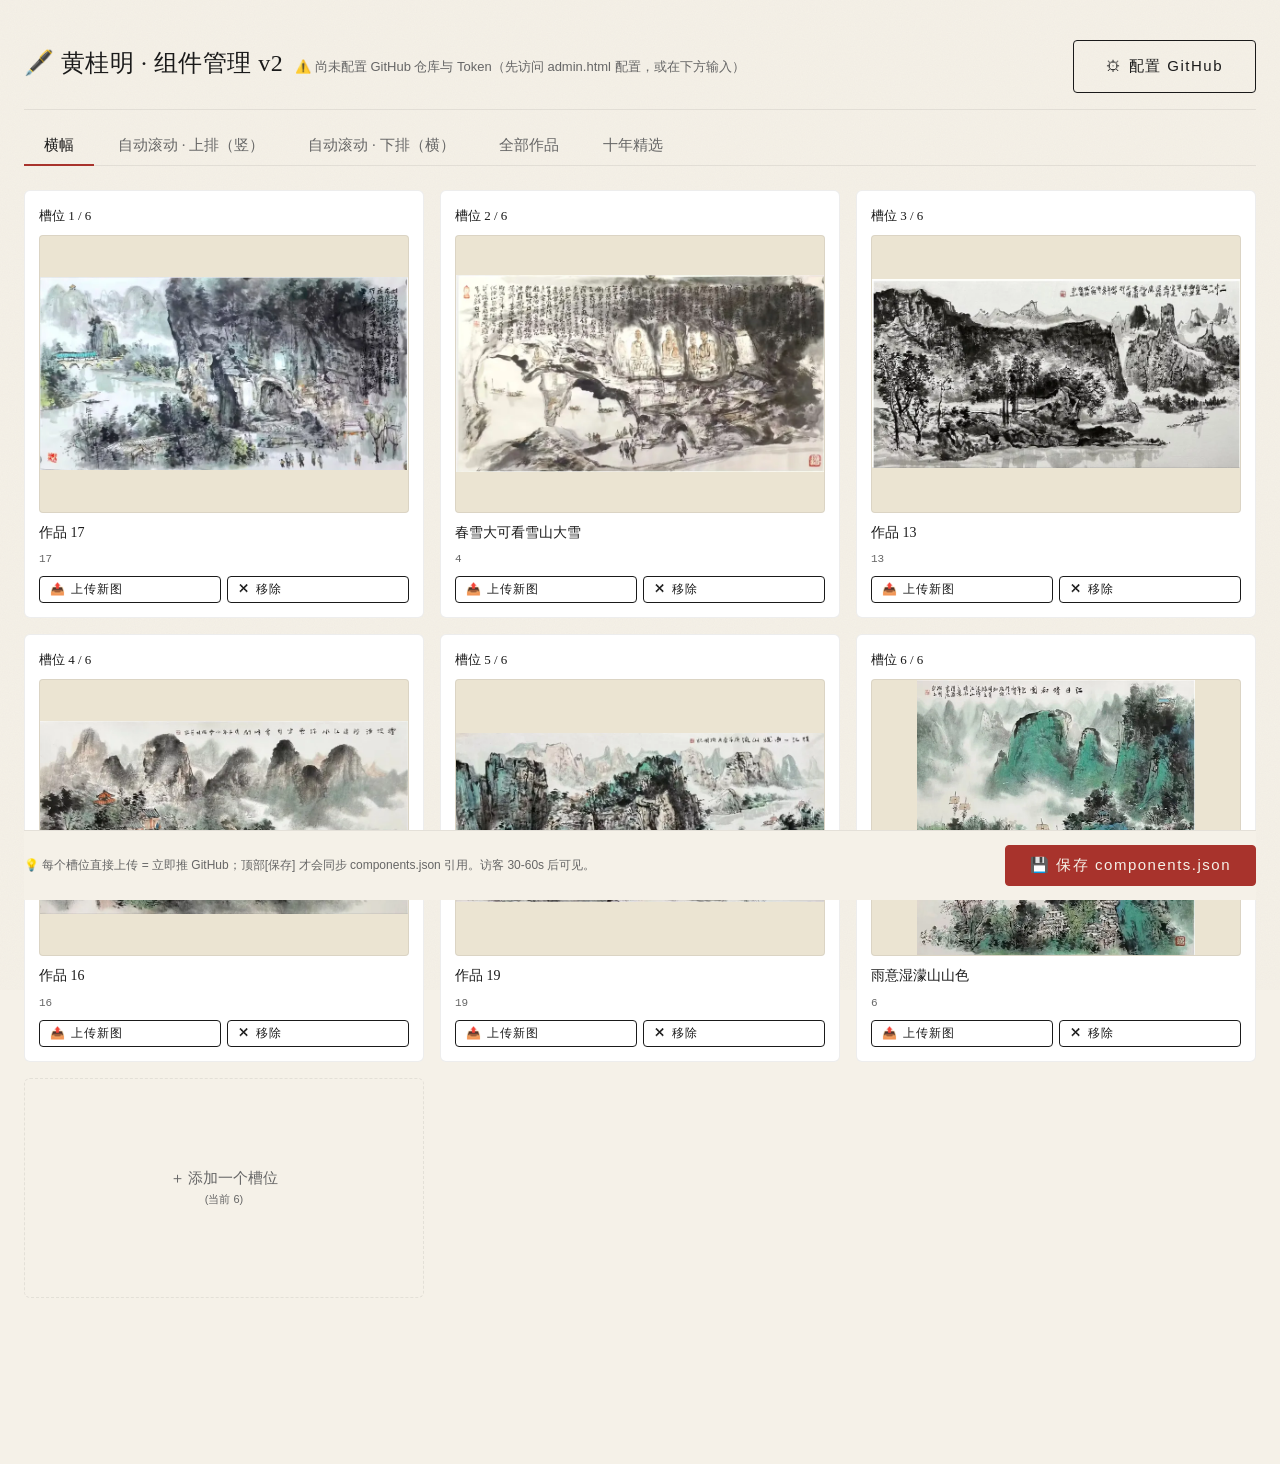
<file: admin-v2.html>
<!DOCTYPE html>
<html lang="zh-CN">
<head>
  <meta charset="UTF-8">
  <meta name="viewport" content="width=device-width, initial-scale=1.0">
  <title>黄桂明 · 组件管理 v2</title>
  <link rel="stylesheet" href="styles.css?v=20260814a">
  <style>
    body { background: var(--color-paper, #F5F1E8); margin: 0; }

    .admin-v2__shell {
      max-width: 1280px;
      margin: 0 auto;
      padding: 24px 24px 64px;
    }

    .admin-v2__header {
      display: flex;
      align-items: baseline;
      justify-content: space-between;
      padding: 16px 0;
      border-bottom: 1px solid var(--color-divider, #E5E0D5);
      margin-bottom: 16px;
      flex-wrap: wrap;
      gap: 12px;
    }
    .admin-v2__header h1 {
      font-family: var(--font-serif);
      font-size: 1.5rem;
      margin: 0;
      color: var(--color-ink, #1A1A1A);
    }
    .admin-v2__header__hint {
      font-size: 0.8125rem;
      color: var(--color-ink-mute, #666);
      flex: 1;
    }

    .admin-v2__tabs {
      display: flex;
      gap: 4px;
      border-bottom: 1px solid var(--color-divider, #E5E0D5);
      margin-bottom: 24px;
      flex-wrap: wrap;
    }
    .admin-v2__tab {
      border: none; background: transparent;
      padding: 10px 20px;
      font-family: var(--font-serif);
      font-size: 0.9375rem;
      color: var(--color-ink-mute, #666);
      cursor: pointer;
      position: relative;
    }
    .admin-v2__tab:hover { color: var(--color-ink, #1A1A1A); }
    .admin-v2__tab.is-active { color: var(--color-ink, #1A1A1A); font-weight: 500; }
    .admin-v2__tab.is-active::after {
      content: ''; position: absolute;
      bottom: -1px; left: 0; right: 0;
      height: 2px; background: var(--color-seal, #A8332C);
    }

    .admin-v2__slot-grid { display: grid; gap: 16px; }
    .admin-v2__slot-grid--3 { grid-template-columns: repeat(3, 1fr); }
    @media (max-width: 900px){ .admin-v2__slot-grid--3 { grid-template-columns: repeat(2, 1fr); } }
    @media (max-width: 560px){ .admin-v2__slot-grid--3 { grid-template-columns: 1fr; } }

    .admin-v2__slot {
      background: white;
      border: 1px solid var(--color-divider, #E5E0D5);
      border-radius: 6px;
      padding: 14px;
      display: flex; flex-direction: column; gap: 8px;
    }
    .admin-v2__slot--add {
      border-style: dashed;
      background: transparent;
      align-items: center; justify-content: center;
      min-height: 220px;
      padding: 0;
    }
    .admin-v2__add-slot {
      width: 100%; height: 100%;
      background: transparent;
      border: none;
      color: var(--color-ink-mute, #666);
      font-family: var(--font-serif);
      font-size: 0.9375rem;
      cursor: pointer;
      padding: 16px;
    }
    .admin-v2__add-slot:hover { color: var(--color-seal, #A8332C); background: rgba(168,51,44,0.04); }
    .admin-v2__add-slot small {
      display: block;
      font-family: var(--font-sans);
      font-size: 0.6875rem;
      margin-top: 4px;
      color: var(--color-ink-mute, #666);
    }
    .admin-v2__slot__label {
      font-family: var(--font-serif);
      font-size: 0.8125rem;
      color: var(--color-ink, #1A1A1A);
      font-weight: 500;
    }
    .admin-v2__slot__thumb {
      width: 100%;
      aspect-ratio: 4 / 3;
      background: var(--color-paper-warm, #EBE4D2);
      border: 1px solid var(--color-divider, #E5E0D5);
      border-radius: 4px;
      overflow: hidden;
      display: flex; align-items: center; justify-content: center;
    }
    .admin-v2__slot__thumb img { width: 100%; height: 100%; object-fit: contain; }
    .admin-v2__slot__thumb--empty { color: var(--color-ink-mute, #666); font-size: 0.8125rem; }
    .admin-v2__slot__title {
      font-family: var(--font-serif);
      font-size: 0.875rem;
      color: var(--color-ink, #1A1A1A);
      margin: 0;
    }
    .admin-v2__slot__value {
      font-family: monospace;
      font-size: 0.6875rem;
      color: var(--color-ink-mute, #666);
      word-break: break-all;
      line-height: 1.4;
    }
    .admin-v2__slot__actions {
      display: flex; gap: 6px; flex-wrap: wrap;
    }
    .admin-v2__slot__actions .btn {
      font-size: 0.75rem; padding: 4px 10px;
      flex: 1; min-width: 0; text-align: center;
    }
    .admin-v2__slot__actions .btn[disabled] { opacity: 0.5; cursor: not-allowed; }

    .admin-v2__bottom {
      position: sticky;
      bottom: 0;
      background: var(--color-paper, #F5F1E8);
      border-top: 1px solid var(--color-divider, #E5E0D5);
      padding: 14px 0;
      margin-top: 32px;
      display: flex;
      gap: 12px;
      justify-content: space-between;
      flex-wrap: wrap;
      align-items: center;
    }
    .admin-v2__bottom__note {
      font-size: 0.75rem;
      color: var(--color-ink-mute, #666);
      flex: 1;
      min-width: 200px;
    }
    .admin-v2__save-btn {
      font-size: 0.9375rem;
      padding: 10px 24px !important;
      background: var(--color-seal, #A8332C) !important;
      border-color: var(--color-seal, #A8332C) !important;
    }

    .admin-v2__error {
      padding: 24px;
      background: #FFE5E0;
      border: 1px solid #FFC8B8;
      border-radius: 6px;
      color: #8B0000;
      font-size: 0.875rem;
    }

    /* GitHub 快速配置面板 */
    .admin-v2__gh-config {
      display: none;
      background: white;
      border: 1px solid var(--color-divider, #E5E0D5);
      border-radius: 4px;
      padding: 16px;
      margin-bottom: 16px;
    }
    .admin-v2__gh-config h3 {
      font-family: var(--font-serif);
      margin: 0 0 12px;
      font-size: 1rem;
    }
    .admin-v2__gh-config__row {
      display: grid;
      grid-template-columns: 1fr 1fr;
      gap: 12px;
      margin-bottom: 8px;
    }
    .admin-v2__gh-config__row label {
      font-size: 0.75rem;
      color: var(--color-ink-mute, #666);
      display: flex; flex-direction: column; gap: 4px;
    }
    .admin-v2__gh-config__row input {
      padding: 6px 10px;
      font-size: 0.8125rem;
      border: 1px solid var(--color-divider, #E5E0D5);
      border-radius: 3px;
      font-family: inherit;
    }
    @media (max-width: 600px){ .admin-v2__gh-config__row { grid-template-columns: 1fr; } }
  </style>
</head>
<body>
  <div class="admin-v2__shell">
    <header class="admin-v2__header">
      <h1>🖋️ 黄桂明 · 组件管理 v2</h1>
      <p class="admin-v2__header__hint" id="adminHeaderHint">加载中…</p>
      <button type="button" class="btn btn--ghost-dark btn--small" id="adminSetGithub">⚙ 配置 GitHub</button>
    </header>

    <!-- GitHub 快速配置面板 -->
    <form class="admin-v2__gh-config" id="githubQuickConfig">
      <h3>🔑 GitHub 配置（保存到 localStorage）</h3>
      <div class="admin-v2__gh-config__row">
        <label>仓库（用户名/仓库名）
          <input type="text" name="repo" placeholder="例如：username/huang-guiming-gallery">
        </label>
        <label>分支
          <input type="text" name="branch" placeholder="main" value="main">
        </label>
      </div>
      <div class="admin-v2__gh-config__row">
        <label>Personal Access Token（Contents 写权限）
          <input type="password" name="token" placeholder="已配置则留空（仅首次填）">
        </label>
        <label>CORS 代理 URL（CF Worker，可选）
          <input type="text" name="proxy" placeholder="https://xxx.workers.dev">
        </label>
      </div>
      <div style="display:flex; gap:8px; margin-top:12px;">
        <button type="submit" class="btn btn--primary btn--small">保存配置</button>
        <button type="button" class="btn btn--ghost-dark btn--small" id="githubQuickCancel">取消</button>
      </div>
    </form>

    <nav class="admin-v2__tabs" id="adminTabs" aria-label="组件切换"></nav>
    <main id="adminTabBody">加载中…</main>

    <div class="admin-v2__bottom">
      <span class="admin-v2__bottom__note">
        💡 每个槽位直接上传 = 立即推 GitHub；顶部[保存] 才会同步 components.json 引用。访客 30-60s 后可见。
      </span>
      <button type="button" class="btn btn--primary admin-v2__save-btn" id="adminSaveBtn">💾 保存 components.json</button>
    </div>
  </div>

  <script src="lib/escape-html.js" defer></script>
  <script src="lib/components-loader.js?v=20261009b" defer></script>
  <script src="lib/github-api.js?v=20261009c" defer></script>
  <script src="lib/admin-v2.js?v=20261009c" defer></script>
</body>
</html>
</file>
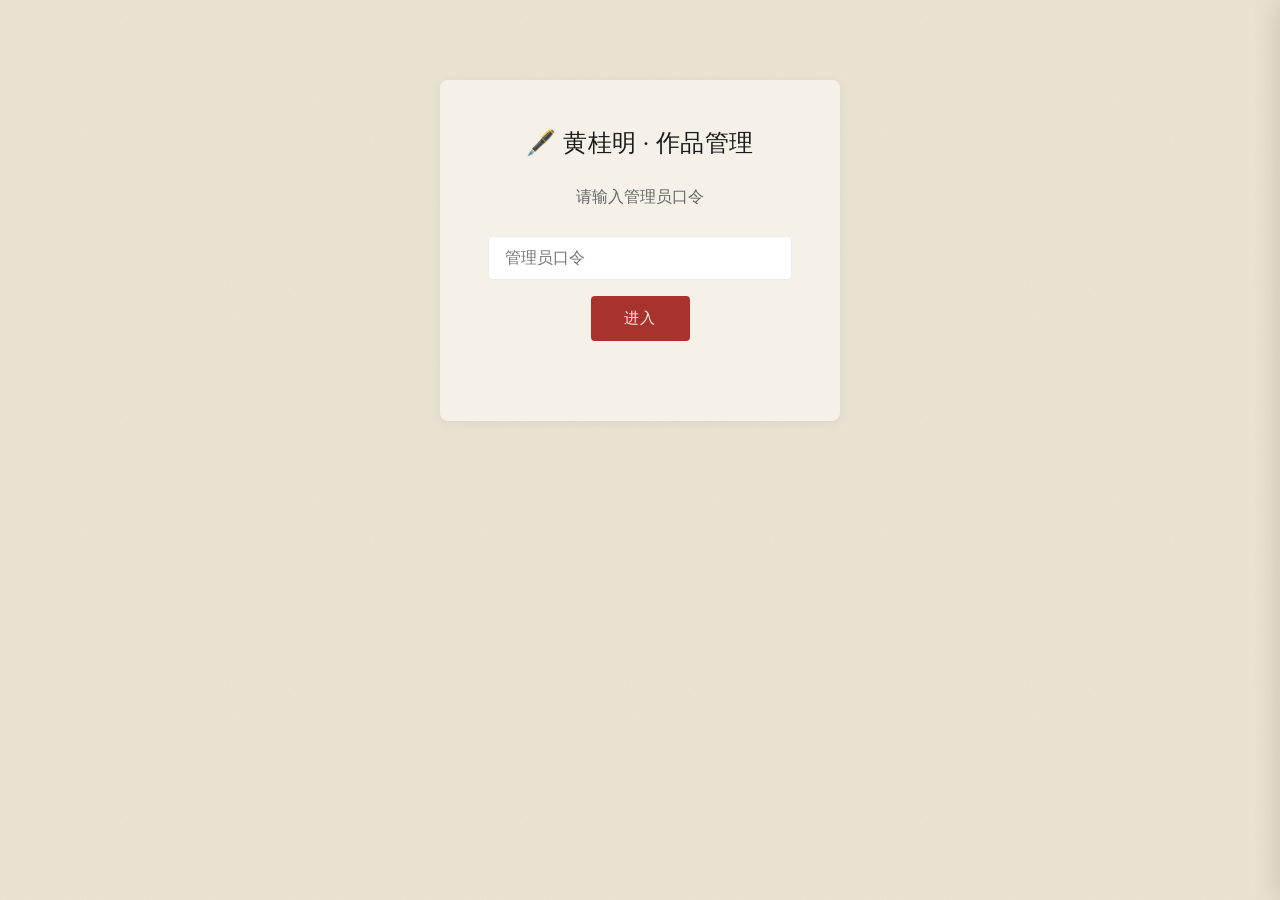
<file: admin.html>
<!DOCTYPE html>
<html lang="zh-CN">
<head>
  <meta charset="UTF-8">
  <meta name="viewport" content="width=device-width, initial-scale=1.0">
  <title>黄桂明 · 作品管理</title>
  <link rel="stylesheet" href="styles.css?v=20260814a">
  <style>
    /* 管理后台专用样式（避免污染主样式） */
    body { background: var(--color-paper-warm, #FAF7EF); }
    .admin-shell { max-width: 1100px; margin: 0 auto; padding: 48px 32px; }

    /* 持久化策略提示 banner */
    .admin-persistence {
      background: #FFFBF0;
      border: 1px solid #E8D9A8;
      border-left: 3px solid #A8332C;
      padding: 16px 20px;
      margin-bottom: 24px;
      font-size: 13px;
      line-height: 1.7;
      color: #1A1A1A;
      border-radius: 4px;
    }
    .admin-persistence__title {
      font-family: var(--font-serif);
      font-weight: 600;
      margin-bottom: 8px;
      font-size: 14px;
    }
    .admin-persistence ol {
      margin: 4px 0 0 20px;
      padding: 0;
    }
    .admin-persistence code {
      background: rgba(168,51,44,0.08);
      padding: 1px 6px;
      border-radius: 3px;
      font-size: 12px;
      font-family: 'SF Mono', 'Consolas', monospace;
    }

    .admin-header { display: flex; align-items: baseline; justify-content: space-between; margin-bottom: 32px; padding-bottom: 24px; border-bottom: 1px solid var(--color-divider, #E5E0D5); }
    .admin-header h1 { font-family: var(--font-serif); font-size: 28px; margin: 0; color: var(--color-ink, #1A1A1A); }
    .admin-header__actions { display: flex; gap: 12px; flex-wrap: wrap; }

    /* v5.20 — GitHub 同步配置面板 */
    .admin-config { background: var(--color-paper-warm, #EBE4D2); border: 1px solid var(--color-divider, #E5E0D5); border-radius: 4px; padding: 24px; margin-bottom: 24px; }
    .admin-config__header { display: flex; align-items: baseline; justify-content: space-between; margin-bottom: 16px; padding-bottom: 12px; border-bottom: 1px solid var(--color-divider, #E5E0D5); }
    .admin-config__header h2 { font-family: var(--font-serif); font-size: 18px; margin: 0; color: var(--color-ink, #1A1A1A); font-weight: 500; }
    .admin-config__status { font-size: 13px; color: var(--color-ink-mute, #666); }
    .admin-config .admin-form__field { margin-bottom: 12px; }
    .admin-config .admin-form__field label { display: block; font-size: 12px; color: var(--color-ink-mute, #666); margin-bottom: 4px; font-weight: 500; }
    .admin-config .admin-form__field input { width: 100%; padding: 8px 12px; font-size: 14px; border: 1px solid var(--color-divider, #E5E0D5); border-radius: 3px; background: white; font-family: inherit; box-sizing: border-box; }
    .admin-config .admin-form__row { display: grid; grid-template-columns: 1fr 1fr; gap: 16px; margin-bottom: 12px; }
    .admin-config .admin-form__row .admin-form__field { margin-bottom: 0; }
    .admin-config .admin-form__hint { font-size: 12px; color: var(--color-ink-mute, #666); line-height: 1.6; padding: 12px; background: #FFFBF0; border-left: 3px solid #E8B84A; border-radius: 3px; margin-bottom: 16px; }
    .admin-config .admin-form__hint code { background: rgba(0,0,0,0.05); padding: 1px 6px; border-radius: 2px; font-family: 'SF Mono', 'Consolas', monospace; font-size: 11px; }
    .admin-config .admin-form__actions { display: flex; gap: 12px; margin-top: 16px; }
    .admin-config .admin-form__error { font-size: 13px; min-height: 1.4em; margin-top: 8px; }
    @media (max-width: 640px) {
      .admin-config .admin-form__row { grid-template-columns: 1fr; }
    }
    .admin-auth { max-width: 400px; margin: 80px auto; background: var(--color-paper, #F5F1E8); padding: 48px; border-radius: 8px; box-shadow: 0 2px 12px rgba(0,0,0,0.06); text-align: center; }
    .admin-auth h1 { font-family: var(--font-serif); font-size: 24px; margin: 0 0 24px; }
    .admin-auth input { width: 100%; padding: 12px 16px; font-size: 16px; border: 1px solid var(--color-divider, #E5E0D5); border-radius: 4px; background: white; }
    .admin-auth button { margin-top: 16px; padding: 12px 32px; }
    .admin-auth__error { color: var(--color-seal, #A8332C); margin-top: 12px; font-size: 14px; min-height: 1.4em; }
    .admin-row { display: grid; grid-template-columns: 80px 1fr auto; gap: 20px; align-items: center; padding: 20px 0; border-bottom: 1px solid var(--color-divider, #E5E0D5); }
    .admin-row__thumb { width: 80px; /* aspect-ratio 由 lib/image-fit.js 按图片原比例动态设置 */ background: var(--color-paper, #F5F1E8); border: 1px solid var(--color-divider, #E5E0D5); overflow: hidden; display: flex; align-items: center; justify-content: center; }
.admin-row__thumb img { width: 100%; height: 100%; object-fit: contain; }
    .admin-row__thumb--placeholder { display: flex; align-items: center; justify-content: center; color: var(--color-ink-mute, #666); font-size: 12px; }
    .admin-row__meta { font-size: 14px; color: var(--color-ink-mute, #666); margin-top: 4px; }
    .admin-row__poem { font-size: 13px; color: var(--color-ink-mute, #666); margin-top: 4px; font-style: italic; }
    .admin-row__actions { display: flex; gap: 8px; }
    .btn--small { padding: 6px 14px; font-size: 14px; }

    /* 编辑抽屉 */
    .admin-drawer { position: fixed; top: 0; right: 0; width: 640px; max-width: 100vw; height: 100vh; background: var(--color-paper, #F5F1E8); box-shadow: -4px 0 24px rgba(0,0,0,0.12); overflow-y: auto; transform: translateX(100%); transition: transform 280ms cubic-bezier(0.16, 1, 0.3, 1); z-index: 100; }
    .admin-drawer.is-open { transform: translateX(0); }
    .admin-drawer__inner { padding: 32px; }
    .admin-drawer__header { display: flex; justify-content: space-between; align-items: center; margin-bottom: 24px; padding-bottom: 16px; border-bottom: 1px solid var(--color-divider, #E5E0D5); }
    .admin-drawer__header h2 { font-family: var(--font-serif); margin: 0; font-size: 22px; }
    .admin-form__field { margin-bottom: 16px; }
    .admin-form__field label { display: block; font-size: 13px; color: var(--color-ink-mute, #666); margin-bottom: 4px; }
    .admin-form__field input, .admin-form__field textarea { width: 100%; padding: 8px 12px; font-size: 14px; border: 1px solid var(--color-divider, #E5E0D5); border-radius: 4px; background: white; font-family: inherit; }
    .admin-form__field textarea { min-height: 60px; resize: vertical; }
    .admin-form__field input[type="checkbox"] { width: auto; margin-right: 6px; }
    .admin-form__row { display: grid; grid-template-columns: 1fr 1fr; gap: 16px; }
    .admin-form__actions { display: flex; gap: 12px; margin-top: 24px; padding-top: 24px; border-top: 1px solid var(--color-divider, #E5E0D5); justify-content: flex-end; }

    /* v5.20 — 极简表单：图片上传区 + 高级字段折叠 */
    .image-upload { display: flex; flex-direction: column; gap: 12px; padding: 12px; border: 1px dashed var(--color-divider, #E5E0D5); border-radius: 4px; background: rgba(255,255,255,0.5); }
    .image-upload__preview { position: relative; min-height: 180px; max-height: 320px; display: flex; align-items: center; justify-content: center; background: var(--color-paper-warm, #EBE4D2); border-radius: 3px; overflow: hidden; }
    .image-upload__preview img { max-width: 100%; max-height: 320px; object-fit: contain; display: block; }
    .image-upload__preview.has-image .image-upload__hint { display: none; }
    .image-upload__hint { color: var(--color-ink-mute, #666); font-size: 13px; padding: 24px; text-align: center; }
    .image-upload__row { display: flex; gap: 8px; align-items: center; }
    .image-upload__row input[type="text"] { flex: 1; padding: 6px 10px; font-size: 13px; border: 1px solid var(--color-divider, #E5E0D5); border-radius: 3px; background: white; font-family: inherit; }
    .image-upload__hint-text { font-size: 12px; color: var(--color-ink-mute, #666); }
    .image-upload__hint-text code { background: rgba(0,0,0,0.05); padding: 1px 6px; border-radius: 2px; font-family: 'SF Mono', 'Consolas', monospace; font-size: 11px; }
    .image-upload.dragover { border-color: var(--color-seal, #A8332C); background: rgba(168,51,44,0.04); }
    .admin-form__advanced { margin-top: 8px; padding: 12px; background: rgba(255,255,255,0.4); border-radius: 4px; }
    .admin-form__advanced summary { cursor: pointer; font-size: 13px; color: var(--color-ink-mute, #666); padding: 4px 0; user-select: none; }
    .admin-form__advanced summary:hover { color: var(--color-ink, #1A1A1A); }
    .admin-form__advanced[open] summary { margin-bottom: 12px; color: var(--color-ink, #1A1A1A); font-weight: 500; }
    .admin-form__advanced .admin-form__field select { width: 100%; padding: 8px 12px; font-size: 14px; border: 1px solid var(--color-divider, #E5E0D5); border-radius: 3px; background: white; font-family: inherit; box-sizing: border-box; }
    .admin-form__error { color: var(--color-seal, #A8332C); font-size: 13px; margin-top: 8px; min-height: 1.4em; }

    /* 删除确认 */
    .admin-modal { position: fixed; inset: 0; background: rgba(0,0,0,0.4); display: none; align-items: center; justify-content: center; z-index: 200; }
    .admin-modal.is-open { display: flex; }
    .admin-modal__box { background: var(--color-paper, #F5F1E8); padding: 32px; border-radius: 8px; max-width: 400px; width: 100%; }
    .admin-modal__box h3 { font-family: var(--font-serif); margin: 0 0 12px; }
    .admin-modal__warning { font-size: 13px; color: var(--color-seal, #A8332C); margin: 12px 0; }
    .admin-modal__actions { display: flex; gap: 12px; margin-top: 24px; justify-content: flex-end; }

    /* Toast */
    .admin-toast { position: fixed; bottom: 32px; left: 50%; transform: translateX(-50%); background: var(--color-ink, #1A1A1A); color: var(--color-paper, #F5F1E8); padding: 12px 24px; border-radius: 4px; box-shadow: 0 4px 12px rgba(0,0,0,0.2); opacity: 0; transition: opacity 240ms; pointer-events: none; z-index: 300; }
    .admin-toast.is-visible { opacity: 1; }

    .admin-empty { text-align: center; padding: 64px 32px; color: var(--color-ink-mute, #666); }
  </style>
</head>
<body>

  <!-- 入口校验 -->
  <div id="authGate" class="admin-auth" style="display:none;">
    <h1>🖋️ 黄桂明 · 作品管理</h1>
    <p style="color:var(--color-ink-mute);margin:0 0 24px;">请输入管理员口令</p>
    <form id="authForm">
      <input type="password" id="authKey" placeholder="管理员口令" autocomplete="off" autofocus>
      <button type="submit" class="btn btn--primary">进入</button>
    </form>
    <div id="authError" class="admin-auth__error"></div>
  </div>

  <!-- 主管理界面 -->
  <main id="adminPanel" class="admin-shell" style="display:none;">

    <!-- 持久化策略提示：作品页数据 = admin localStorage + (可选) data/artworks.json -->
    <aside class="admin-persistence" id="adminPersistenceBanner">
      <div class="admin-persistence__title">💾 数据保存机制 — 部署后如何保留作品？</div>
      <div>
        <strong>本管理界面管理的是"作品页"</strong>（gallery / artwork / artist），不是首页的非卖品展示。
        您添加/编辑/删除后立即在作品页可见。数据的保留方式：
      </div>
      <ol>
        <li><strong>localStorage（自动）</strong> — 同一浏览器永久保留，无需任何操作。</li>
        <li><strong>GitHub 同步（部署后实时生效）</strong> — 在下方"GitHub 配置"中填入仓库 + Personal Access Token，保存时自动 commit <code>data/artworks.json</code>。Vercel/Netlify/CloudFlare Pages 监听 push 后几秒到几十秒内自动重新部署，访客刷新即可看到。</li>
        <li><strong>导出 JSON（兜底）</strong> — 任何情况下都可点"导出 JSON"下载文件，离线备份或手动部署。</li>
      </ol>
    </aside>

    <!-- GitHub 同步配置（保存到 localStorage，不进源码） -->
    <section class="admin-config" id="githubConfigPanel" aria-label="GitHub 同步配置">
      <header class="admin-config__header">
        <h2>🔗 GitHub 同步配置</h2>
        <span class="admin-config__status" id="githubConfigStatus">未配置</span>
      </header>
      <form id="githubConfigForm" class="admin-form">
        <div class="admin-form__field">
          <label>仓库（<code>用户名/仓库名</code>）</label>
          <input type="text" name="repo" placeholder="例如：username/huang-guiming-gallery" autocomplete="off">
        </div>
        <div class="admin-form__row">
          <div class="admin-form__field">
            <label>分支（默认 main）</label>
            <input type="text" name="branch" placeholder="main" autocomplete="off">
          </div>
          <div class="admin-form__field">
            <label>Personal Access Token（Contents 写权限）</label>
            <input type="password" name="token" placeholder="ghp_xxxxxxxxxxxxxxxxxxxx" autocomplete="off">
          </div>
        </div>
        <div class="admin-form__field">
          <label>CORS 代理 URL（部署后填，详见 workers/github-cors-proxy.js）</label>
          <input type="text" name="proxy" placeholder="https://hgm-github-proxy.your-name.workers.dev" autocomplete="off">
        </div>
        <div class="admin-form__hint">
          ⚠️ Token 存于本浏览器 localStorage，不会进源码。建议创建专用 PAT：<br>
          <code>Settings → Developer settings → Personal access tokens → Fine-grained tokens</code>，
          仅勾选本仓库的 <strong>Contents: Read and write</strong>。建议设 90 天过期。<br>
          <br>
          🌐 浏览器直连 <code>api.github.com</code> 会被 CORS 阻止。需先部署 <code>workers/github-cors-proxy.js</code> 到 Cloudflare Workers，把 worker URL 填到上方"CORS 代理"字段。
        </div>
        <div class="admin-form__actions">
          <button type="button" class="btn btn--ghost-dark btn--small" id="btnTestGithub">测试连接</button>
          <button type="button" class="btn btn--ghost-dark btn--small" id="btnClearGithub">清除配置</button>
          <button type="submit" class="btn btn--primary btn--small" id="btnSaveGithub">保存配置</button>
        </div>
        <div class="admin-form__error" id="githubConfigError"></div>
        <div class="admin-form__error" id="githubConfigOk"></div>
      </form>
    </section>

    <header class="admin-header">
      <h1>🖋️ 黄桂明 · 作品管理</h1>
      <div class="admin-header__actions">
        <button type="button" class="btn btn--ghost-dark btn--small" id="btnAdd">＋ 添加作品</button>
        <button type="button" class="btn btn--ghost-dark btn--small" id="btnExport">导出 JSON</button>
        <button type="button" class="btn btn--ghost-dark btn--small" id="btnImport">导入 JSON</button>
        <button type="button" class="btn btn--ghost-dark btn--small" id="btnReset">恢复默认</button>
      </div>
    </header>
    <div id="artworkList" class="admin-list"></div>
    <input type="file" id="fileInput" accept="application/json" style="display:none;">
  </main>

  <!-- 编辑抽屉 -->
  <aside id="editorDrawer" class="admin-drawer" aria-hidden="true">
    <div class="admin-drawer__inner">
      <div class="admin-drawer__header">
        <h2 id="editorTitle">编辑作品</h2>
        <button type="button" class="btn btn--ghost-dark btn--small" id="btnCloseEditor">✕ 关闭</button>
      </div>
      <form id="editorForm" class="admin-form">
        <!-- v5.20 — 极简表单：图片 + 标题 + 分类 + 描述，其他字段都自动/可选 -->

        <!-- 图片上传区：点选/拖拽/粘贴 URL -->
        <div class="admin-form__field">
          <label>作品图片 <span style="color:var(--color-seal)">*</span></label>
          <div class="image-upload" id="imageUpload">
            <div class="image-upload__preview" id="imageUploadPreview">
              <span class="image-upload__hint">点击选择图片 / 拖入文件 / 粘贴 URL</span>
            </div>
            <div class="image-upload__row">
              <label class="btn btn--ghost-dark btn--small">
                📁 选择文件
                <input type="file" id="imageUploadFile" accept="image/*" style="display:none;">
              </label>
              <input type="text" id="imageUploadUrl" placeholder="或粘贴图片 URL" autocomplete="off">
              <button type="button" class="btn btn--ghost-dark btn--small" id="imageUploadClear">清除</button>
            </div>
            <div class="image-upload__hint-text">
              <span id="imageUploadStatus">未选图</span> · 保存时若已配 GitHub 会自动上传到 <code>素材/</code> 目录
            </div>
          </div>
          <input type="hidden" name="image" id="imageFinalValue" required>
        </div>

        <div class="admin-form__field">
          <label>标题 <span style="color:var(--color-seal)">*</span></label>
          <input type="text" name="title" placeholder="如：清江一曲绕山流" required>
        </div>

        <div class="admin-form__field">
          <label>分类（逗号分隔）</label>
          <input type="text" name="category" placeholder="漓江, 山水" value="桂林山水">
        </div>

        <div class="admin-form__row">
          <div class="admin-form__field">
            <label>题画诗</label>
            <input type="text" name="citation" placeholder="如：清江一曲绕山流 · 江岸奇峰耸">
          </div>
          <div class="admin-form__field">
            <label>年份</label>
            <input type="text" name="year" placeholder="2024">
          </div>
        </div>

        <div class="admin-form__field">
          <label>描述</label>
          <textarea name="description" placeholder="作品的简要描述、创作背景等..." rows="3"></textarea>
        </div>

        <details class="admin-form__advanced">
          <summary>高级字段（可选）</summary>
          <div class="admin-form__row">
            <div class="admin-form__field">
              <label>价格 (¥)</label>
              <input type="number" name="price" min="0" step="100" placeholder="0">
            </div>
            <div class="admin-form__field">
              <label>地点</label>
              <input type="text" name="location" placeholder="桂林">
            </div>
          </div>
          <div class="admin-form__row">
            <div class="admin-form__field">
              <label>尺寸（长 × 宽 cm）</label>
              <input type="text" name="size" placeholder="100 × 50">
            </div>
            <div class="admin-form__field">
              <label>形式</label>
              <select name="format">
                <option value="">自动判断</option>
                <option value="横幅">横幅</option>
                <option value="竖幅">竖幅</option>
                <option value="方形">方形</option>
                <option value="镜片">镜片</option>
                <option value="卷轴">卷轴</option>
              </select>
            </div>
          </div>
          <div class="admin-form__row">
            <div class="admin-form__field">
              <label>材质</label>
              <select name="material">
                <option value="宣纸 · 水墨">宣纸 · 水墨</option>
                <option value="宣纸 · 设色">宣纸 · 设色</option>
                <option value="绢本 · 设色">绢本 · 设色</option>
                <option value="宣纸 · 泼墨">宣纸 · 泼墨</option>
              </select>
            </div>
            <div class="admin-form__field">
              <label>在售</label>
              <select name="inStock">
                <option value="true">在售</option>
                <option value="false">非卖</option>
              </select>
            </div>
          </div>
        </details>

        <div id="editorError" class="admin-form__error"></div>
        <div class="admin-form__actions">
          <button type="button" class="btn btn--ghost-dark" id="btnCancelEditor">取消</button>
          <button type="submit" class="btn btn--primary" id="btnSave">保存</button>
        </div>
      </form>
    </div>
  </aside>

  <!-- 删除确认弹窗 -->
  <div id="deleteModal" class="admin-modal" aria-hidden="true">
    <div class="admin-modal__box">
      <h3>⚠️ 确认删除？</h3>
      <p id="deleteTarget">作品标题</p>
      <p class="admin-modal__warning">此操作不可恢复（数据将从 localStorage 中彻底清除）</p>
      <div class="admin-modal__actions">
        <button type="button" class="btn btn--ghost-dark" id="btnCancelDelete">取消</button>
        <button type="button" class="btn btn--primary" id="btnConfirmDelete" style="background:var(--color-seal);border-color:var(--color-seal);">永久删除</button>
      </div>
    </div>
  </div>

  <!-- Toast -->
  <div id="toast" class="admin-toast"></div>

  <script src="lib/escape-html.js" defer></script>
  <script src="lib/admin-config.js?v=20260801a" defer></script>
  <script src="lib/github-api.js?v=20260804a" defer></script>
  <script src="lib/image-fit.js?v=20260801a" defer></script>
  <script src="lib/admin.js?v=20260804a" defer></script>
</body>
</html>
</file>
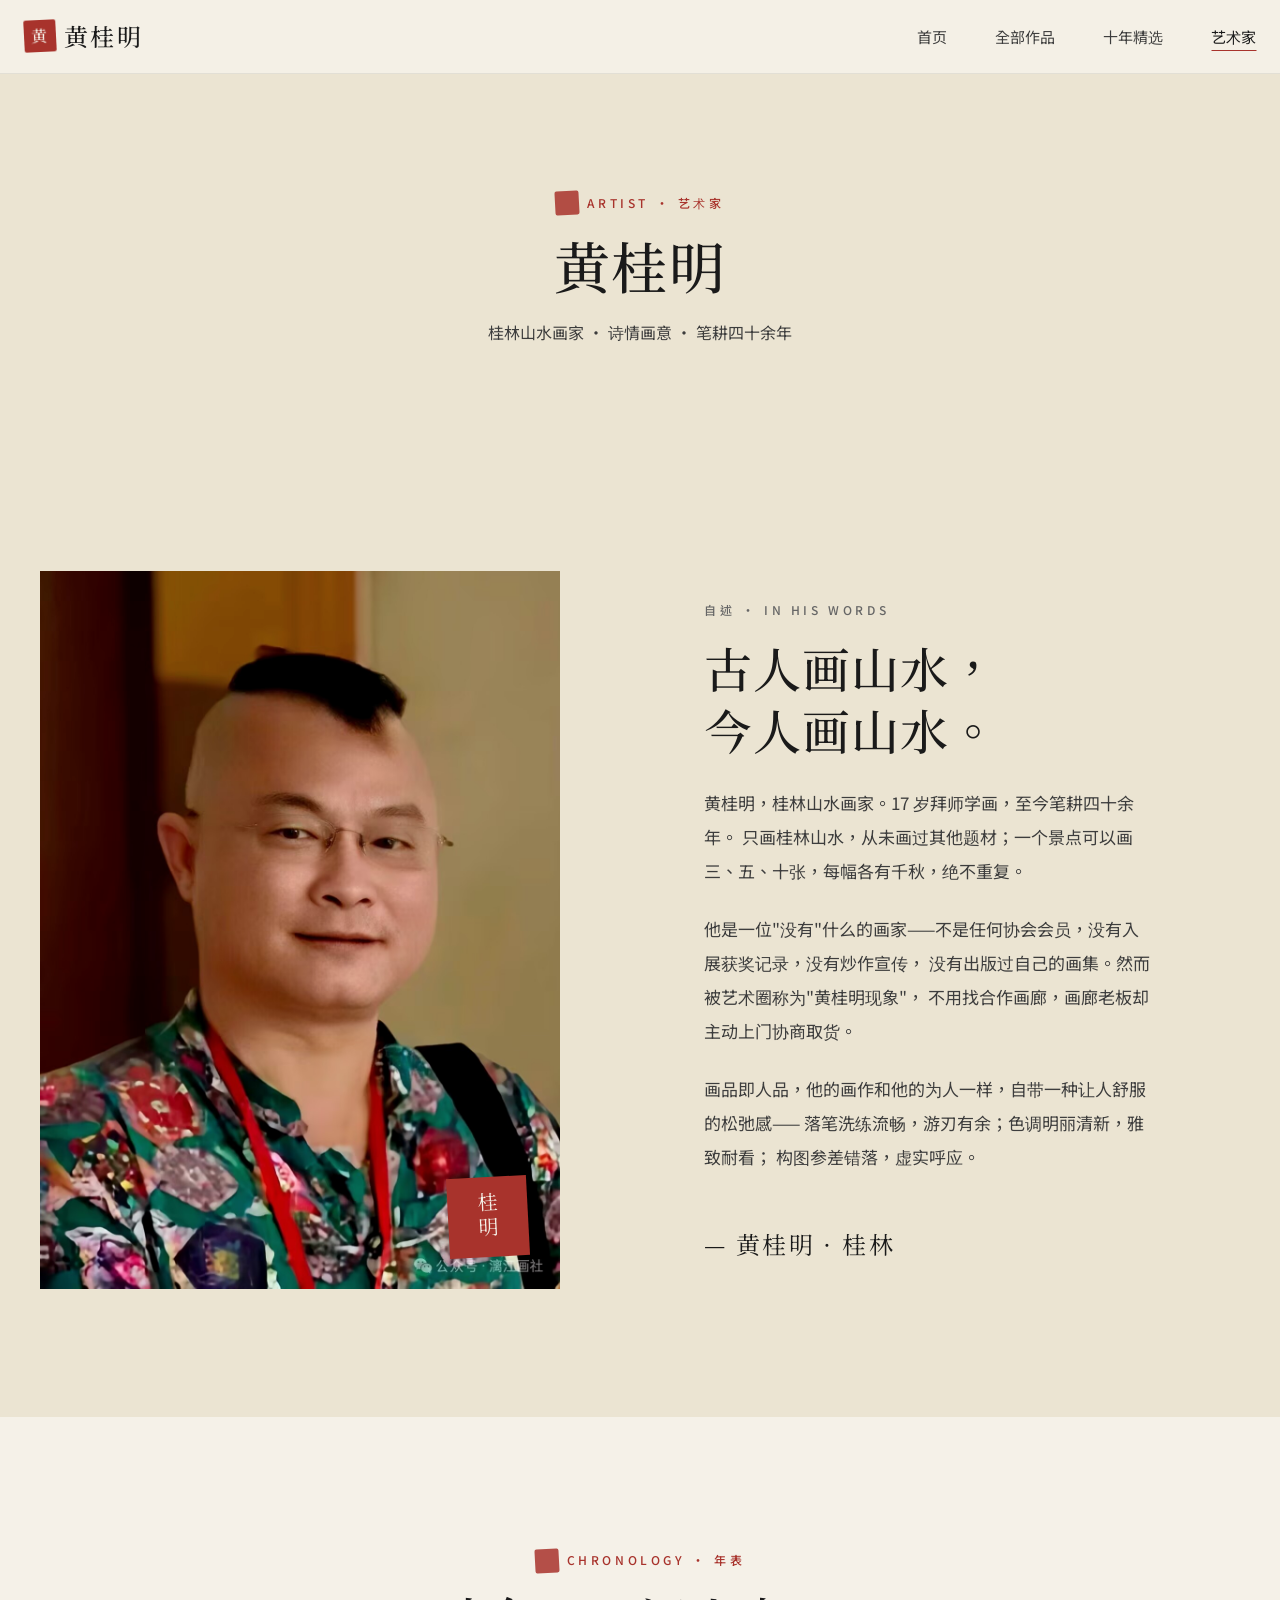
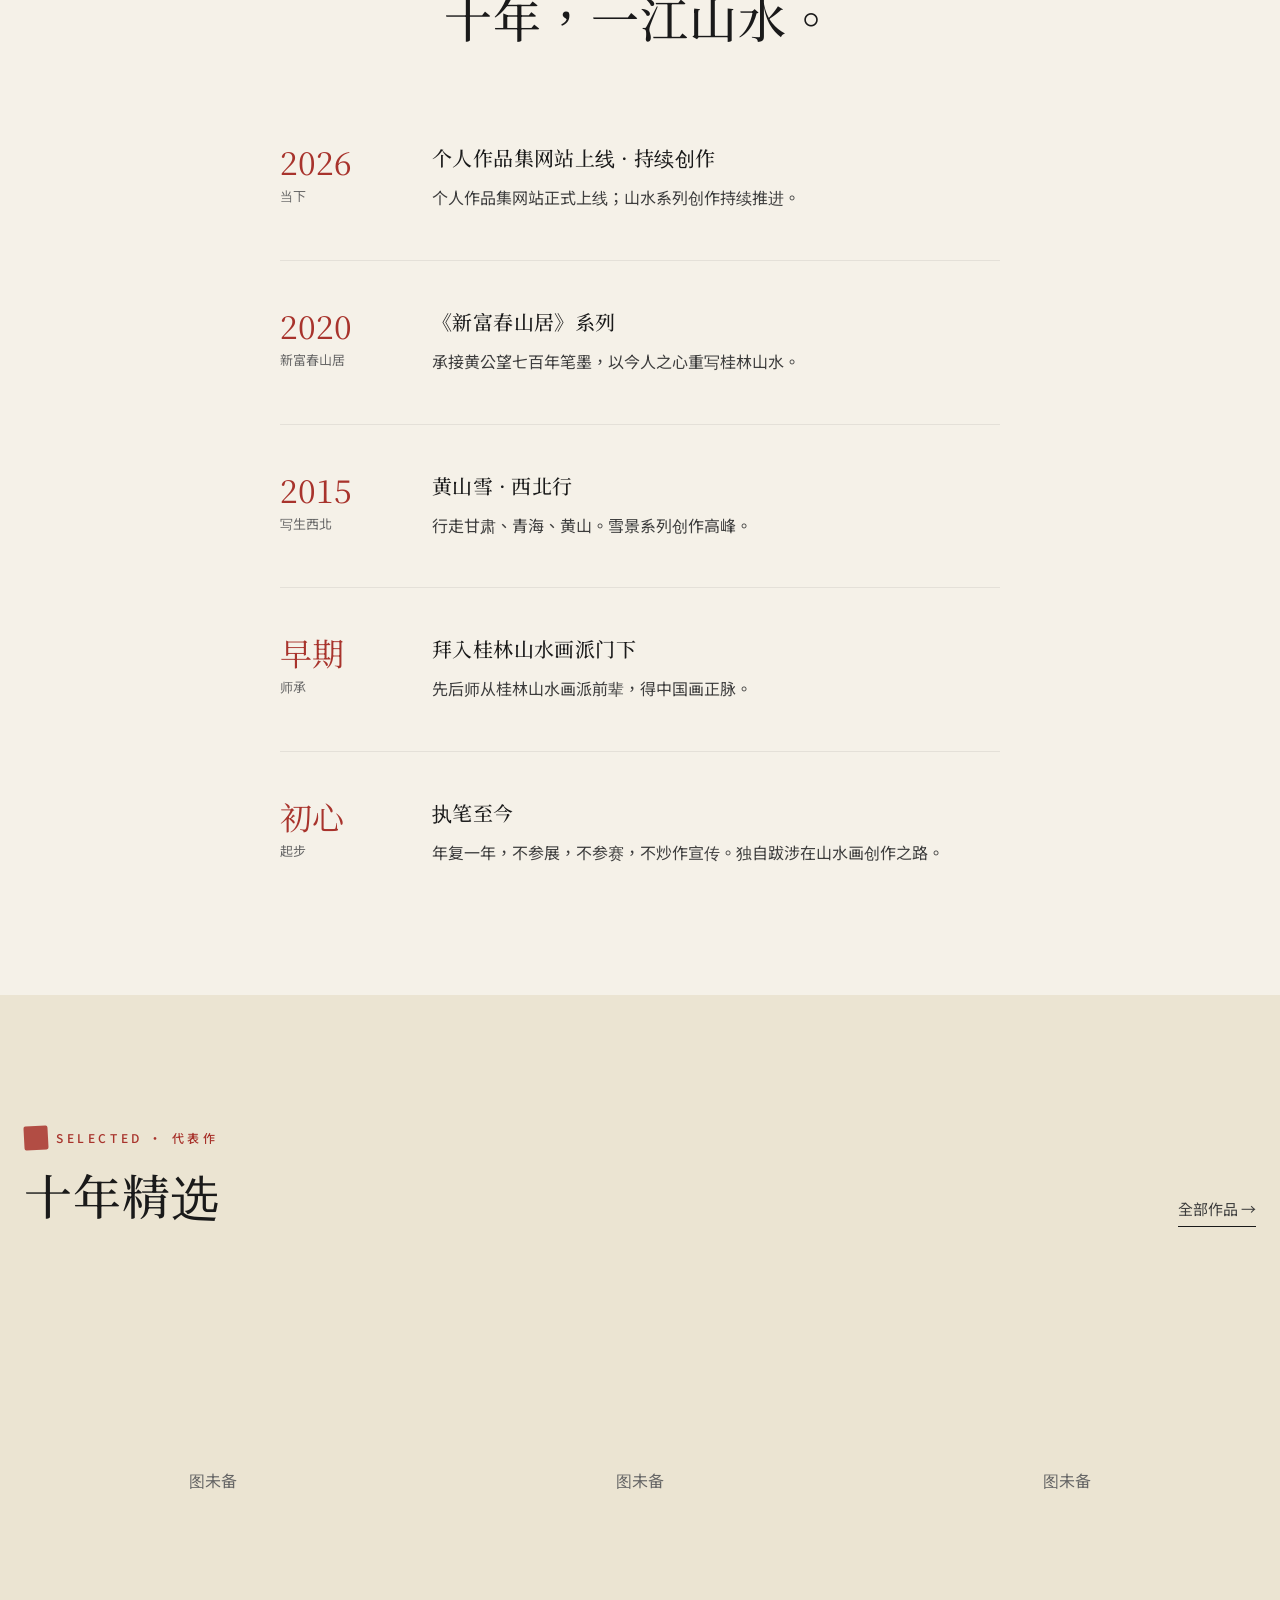
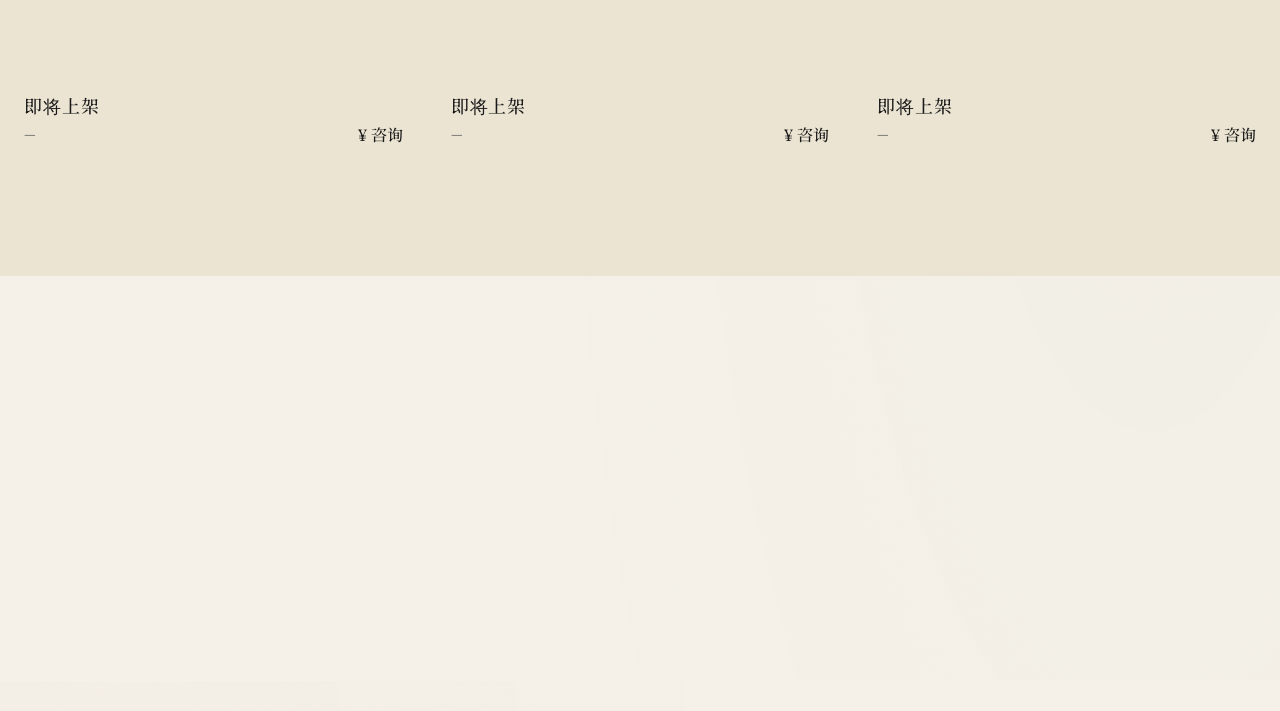
<file: artist.html>
<!DOCTYPE html>
<html lang="zh-CN">
<head>
  <meta charset="UTF-8">
  <meta name="viewport" content="width=device-width, initial-scale=1.0">
  <meta name="description" content="黄桂明 · 桂林山水画家 —— 诗情画意，笔耕四十余年。">
  <title>黄桂明 · 桂林山水画家</title>
  <link rel="preconnect" href="https://fonts.googleapis.com">
  <link rel="preconnect" href="https://fonts.gstatic.com" crossorigin>
  <link href="https://fonts.googleapis.com/css2?family=Noto+Sans+TC:wght@300;400;500;700&family=Noto+Serif+TC:wght@400;500;600;700&display=swap" rel="stylesheet">
  <link rel="stylesheet" href="styles.css?v=20260814e">
</head>
<body>

  <!-- Nav (由 lib/nav.js 注入) -->
  <nav id="nav" aria-label="主导航"></nav>

  <!-- Page Header -->
  <header class="page-header">
    <span class="eyebrow eyebrow--seal">Artist · 艺术家</span>
    <h1 class="page-header__title">黄桂明</h1>
    <p class="page-header__sub">桂林山水画家 · 诗情画意 · 笔耕四十余年</p>
  </header>

  <!-- 自述 -->
  <section class="story">
    <div class="container">
      <div class="story__grid">
        <div class="story__media" data-fit="true">
          <img src="素材/20.jpg" alt="黄桂明创作照" class="story__img">
          <div class="story__seal">桂明</div>
        </div>
        <div>
          <span class="eyebrow">自述 · In His Words</span>
          <h2 class="story__title">古人画山水，<br>今人画山水。</h2>
          <p class="story__text">
            黄桂明，桂林山水画家。17 岁拜师学画，至今笔耕四十余年。
            只画桂林山水，从未画过其他题材；一个景点可以画三、五、十张，每幅各有千秋，绝不重复。
          </p>
          <p class="story__text">
            他是一位"没有"什么的画家——不是任何协会会员，没有入展获奖记录，没有炒作宣传，
            没有出版过自己的画集。然而被艺术圈称为"黄桂明现象"，
            不用找合作画廊，画廊老板却主动上门协商取货。
          </p>
          <p class="story__text">
            画品即人品，他的画作和他的为人一样，自带一种让人舒服的松弛感——
            落笔洗练流畅，游刃有余；色调明丽清新，雅致耐看；
            构图参差错落，虚实呼应。
          </p>
          <p class="story__signature">— 黄桂明 · 桂林</p>
        </div>
      </div>
    </div>
  </section>

  <!-- 时间线 -->
  <section class="featured" id="chronology">
    <div class="container container--narrow">
      <div style="text-align:center;margin-bottom:96px;">
        <span class="eyebrow eyebrow--seal">Chronology · 年表</span>
        <h2>十年，一江山水。</h2>
      </div>

      <div style="display:grid;gap:48px;max-width:720px;margin:0 auto;">

        <div style="display:grid;grid-template-columns:120px 1fr;gap:32px;padding-bottom:48px;border-bottom:1px solid var(--color-divider);">
          <div>
            <div style="font-family:var(--font-serif);font-size:2rem;color:var(--color-seal);line-height:1;">2026</div>
            <div style="font-size:0.8125rem;color:var(--color-ink-mute);margin-top:8px;">当下</div>
          </div>
          <div>
            <h3 style="font-size:1.25rem;margin-bottom:12px;">个人作品集网站上线 · 持续创作</h3>
            <p style="color:var(--color-ink-soft);">个人作品集网站正式上线；山水系列创作持续推进。</p>
          </div>
        </div>

        <div style="display:grid;grid-template-columns:120px 1fr;gap:32px;padding-bottom:48px;border-bottom:1px solid var(--color-divider);">
          <div>
            <div style="font-family:var(--font-serif);font-size:2rem;color:var(--color-seal);line-height:1;">2020</div>
            <div style="font-size:0.8125rem;color:var(--color-ink-mute);margin-top:8px;">新富春山居</div>
          </div>
          <div>
            <h3 style="font-size:1.25rem;margin-bottom:12px;">《新富春山居》系列</h3>
            <p style="color:var(--color-ink-soft);">承接黄公望七百年笔墨，以今人之心重写桂林山水。</p>
          </div>
        </div>

        <div style="display:grid;grid-template-columns:120px 1fr;gap:32px;padding-bottom:48px;border-bottom:1px solid var(--color-divider);">
          <div>
            <div style="font-family:var(--font-serif);font-size:2rem;color:var(--color-seal);line-height:1;">2015</div>
            <div style="font-size:0.8125rem;color:var(--color-ink-mute);margin-top:8px;">写生西北</div>
          </div>
          <div>
            <h3 style="font-size:1.25rem;margin-bottom:12px;">黄山雪 · 西北行</h3>
            <p style="color:var(--color-ink-soft);">行走甘肃、青海、黄山。雪景系列创作高峰。</p>
          </div>
        </div>

        <div style="display:grid;grid-template-columns:120px 1fr;gap:32px;padding-bottom:48px;border-bottom:1px solid var(--color-divider);">
          <div>
            <div style="font-family:var(--font-serif);font-size:2rem;color:var(--color-seal);line-height:1;">早期</div>
            <div style="font-size:0.8125rem;color:var(--color-ink-mute);margin-top:8px;">师承</div>
          </div>
          <div>
            <h3 style="font-size:1.25rem;margin-bottom:12px;">拜入桂林山水画派门下</h3>
            <p style="color:var(--color-ink-soft);">先后师从桂林山水画派前辈，得中国画正脉。</p>
          </div>
        </div>

        <div style="display:grid;grid-template-columns:120px 1fr;gap:32px;">
          <div>
            <div style="font-family:var(--font-serif);font-size:2rem;color:var(--color-seal);line-height:1;">初心</div>
            <div style="font-size:0.8125rem;color:var(--color-ink-mute);margin-top:8px;">起步</div>
          </div>
          <div>
            <h3 style="font-size:1.25rem;margin-bottom:12px;">执笔至今</h3>
            <p style="color:var(--color-ink-soft);">年复一年，不参展，不参赛，不炒作宣传。独自跋涉在山水画创作之路。</p>
          </div>
        </div>

      </div>
    </div>
  </section>

  <!-- 代表作（id="selected" 作为跳转锚点：作品页底部按钮 / footer 链接均指向此处） -->
  <section id="selected" class="featured" style="background:var(--color-paper-warm);">
    <div class="container">
      <div class="featured__head">
        <div>
          <span class="eyebrow eyebrow--seal">Selected · 代表作</span>
          <h2 class="featured__title">十年精选</h2>
        </div>
        <a href="gallery.html" class="featured__more">全部作品 →</a>
      </div>
      <div class="gallery-grid" id="artistRepresentativeGrid">
        <!-- 由内嵌 IIFE 渲染前 3 张精选 -->
      </div>
    </div>
  </section>

  <!-- Footer (由 lib/footer.js 注入) -->
  <footer id="footer"></footer>

  <!-- 公共导航注入 -->
  <script src="lib/escape-html.js" defer></script>
  <script src="lib/svg-defs.js" defer></script>
  <script src="lib/artworks-data.js" defer></script>
  <script src="lib/components-loader.js?v=20261009b" defer></script>
  <script src="lib/nav.js?v=20260814a" defer></script>
  <script src="lib/footer.js?v=20260731f" defer></script>
  <script src="lib/image-fit.js?v=20260801a" defer></script>
  <script src="lib/story-reveal.js?v=20260814a" defer></script>
  <script src="lib/artist-page.js" defer></script>
</body>
</html>
</file>
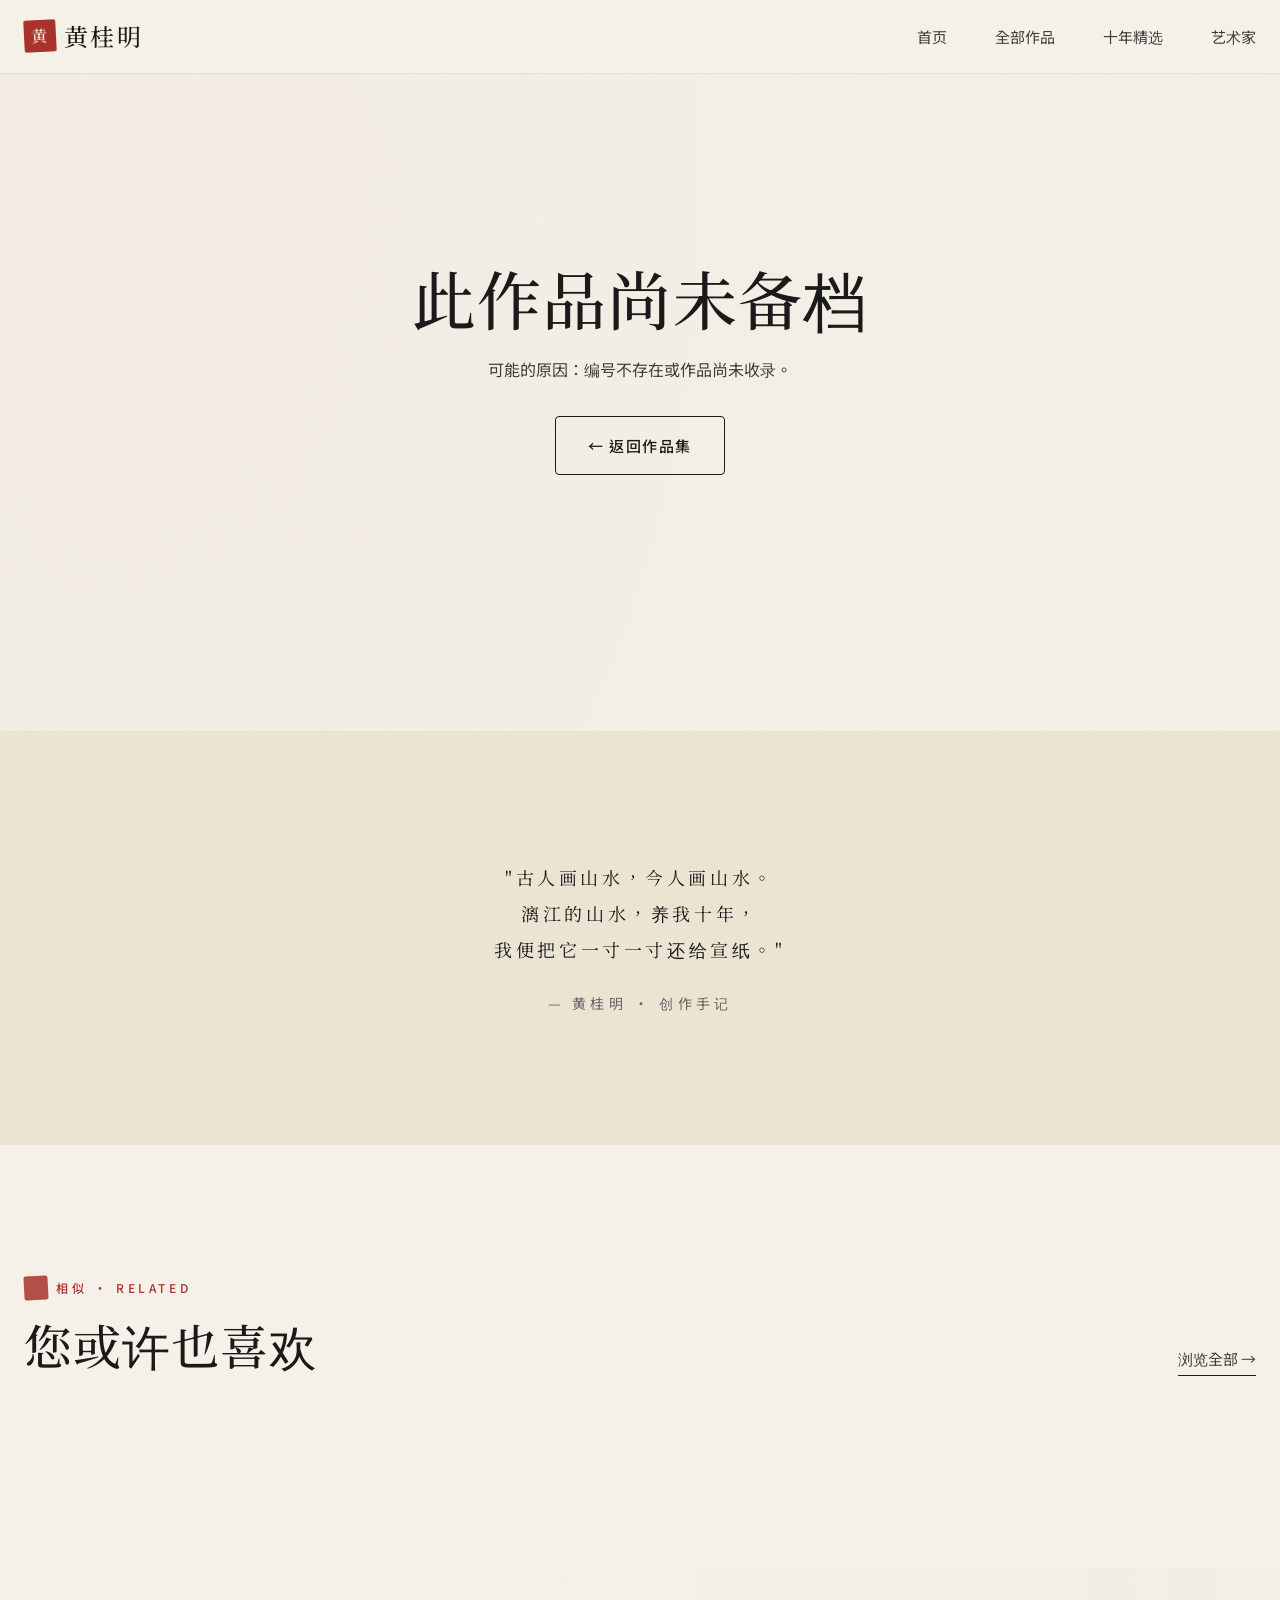
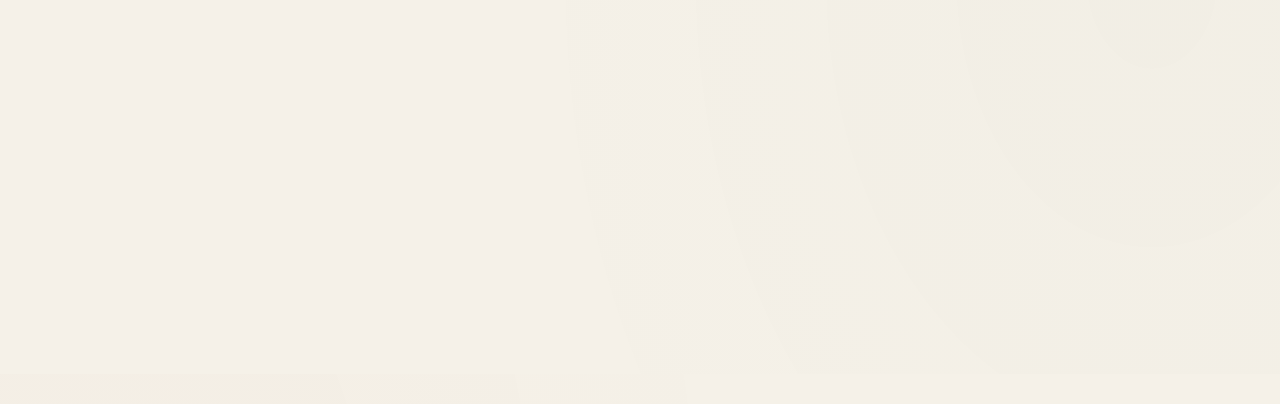
<file: artwork.html>
<!DOCTYPE html>
<html lang="zh-CN">
<head>
  <meta charset="UTF-8">
  <meta name="viewport" content="width=device-width, initial-scale=1.0">
  <title>作品详情 · 黄桂明作品集</title>
  <link rel="preconnect" href="https://fonts.googleapis.com">
  <link rel="preconnect" href="https://fonts.gstatic.com" crossorigin>
  <link href="https://fonts.googleapis.com/css2?family=Noto+Sans+TC:wght@300;400;500;700&family=Noto+Serif+TC:wght@400;500;600;700&display=swap" rel="stylesheet">
  <link rel="stylesheet" href="styles.css?v=20260814a">
</head>
<body>

  <!-- Navigation (由 lib/nav.js 注入) -->
  <nav id="nav" aria-label="主导航"></nav>

  <!-- Artwork Detail (由 lib/artwork-render.js 动态注入) -->
  <section class="artwork">
    <div class="container">
      <div id="artworkRoot">
        <!-- 由 lib/artwork-render.js 根据 URL ?id=N 渲染 -->
      </div>
    </div>
  </section>

  <!-- Story / 创作随笔 -->
  <section class="verse" style="background: var(--color-paper-warm);">
    <p class="verse__text" style="font-size: 1.125rem; max-width: 60ch; margin: 0 auto;">
      "古人画山水，今人画山水。<br>
      漓江的山水，养我十年，<br>
      我便把它一寸一寸还给宣纸。"
    </p>
    <p class="verse__author" style="margin-top: 24px;">— 黄桂明 · 创作手记</p>
  </section>

  <!-- 相似作品 -->
  <section class="featured">
    <div class="container">
      <div class="featured__head">
        <div>
          <span class="eyebrow eyebrow--seal">相似 · Related</span>
          <h2 class="featured__title">您或许也喜欢</h2>
        </div>
        <a href="gallery.html" class="featured__more">浏览全部 →</a>
      </div>

      <!-- 由 lib/artwork-render.js 的 renderRelated() 动态渲染（同类目优先，排除占位数据） -->
      <div class="gallery-grid" id="relatedGrid"></div>
    </div>
  </section>

  <!-- Footer (由 lib/footer.js 注入) -->
  <footer id="footer" aria-label="页脚"></footer>

  <!-- Toast -->
  <div class="toast" id="toast">
    <span class="toast__seal"></span>
    <span id="toastMsg">已添加意向</span>
  </div>

  <!-- 公共导航注入 + 作品详情渲染 -->
  <script src="lib/escape-html.js" defer></script>
  <script src="lib/svg-defs.js" defer></script>
  <script src="lib/artworks-data.js" defer></script>
  <script src="lib/nav.js?v=20260814a" defer></script>
  <script src="lib/footer.js?v=20260731f" defer></script>
  <script src="lib/image-fit.js?v=20260801a" defer></script>
  <script src="lib/artwork-render.js" defer></script>
  <script>
    window.addEventListener('DOMContentLoaded', function(){
      NAV_BOOT({ homepage: false });
      FOOTER_BOOT();
    });
  </script>
</body>
</html>
</file>
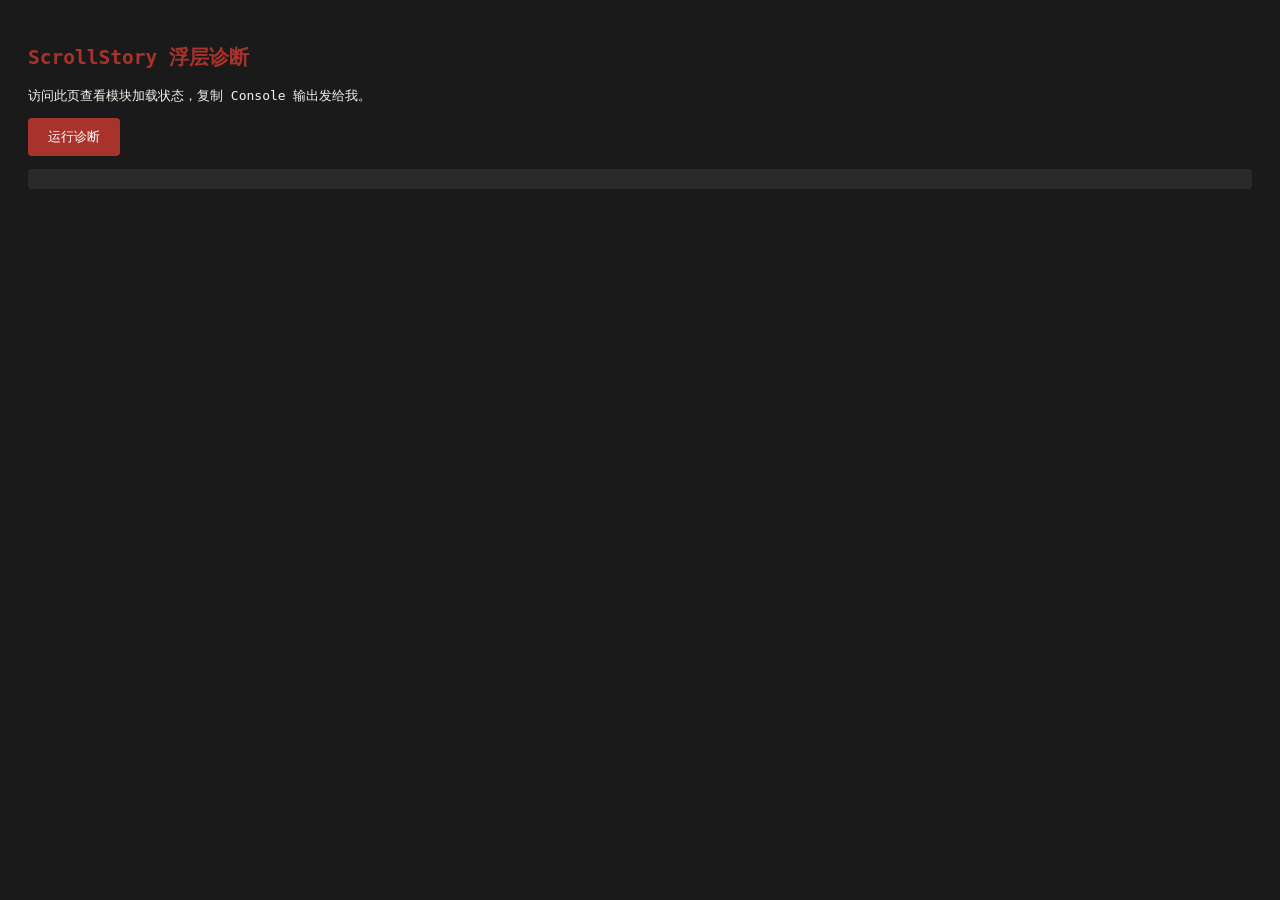
<file: diag.html>
<!DOCTYPE html>
<html lang="zh-CN">
<head>
<meta charset="UTF-8">
<title>浮层诊断</title>
<style>
  body { font-family: monospace; background: #1A1A1A; color: #F5F1E8; padding: 20px; }
  pre { background: #2A2A2A; padding: 10px; border-radius: 4px; }
  .ok { color: #5DBB63; }
  .fail { color: #D9534F; }
  h2 { color: #A8332C; }
</style>
</head>
<body>
<h2>ScrollStory 浮层诊断</h2>
<p>访问此页查看模块加载状态，复制 Console 输出发给我。</p>

<button id="runDiag" style="padding: 10px 20px; background: #A8332C; color: white; border: none; border-radius: 4px; cursor: pointer;">
  运行诊断
</button>

<pre id="output"></pre>

<script>
document.getElementById('runDiag').addEventListener('click', async () => {
  const out = document.getElementById('output');
  out.textContent = '';
  const log = (msg, isError = false) => {
    const line = document.createElement('div');
    line.className = isError ? 'fail' : 'ok';
    line.textContent = msg;
    out.appendChild(line);
    console.log(msg);
  };

  log('=== 诊断开始 ===');

  // 1. 模块加载
  log(`[1] window.INTRO_OVERLAY: ${typeof window.INTRO_OVERLAY}`);
  if (window.INTRO_OVERLAY) {
    log(`    - update: ${typeof window.INTRO_OVERLAY.update}`);
    log(`    - boot: ${typeof window.INTRO_OVERLAY.boot}`);
  }

  // 2. ScrollTrigger
  if (typeof window.ScrollTrigger === 'undefined') {
    log('[2] ScrollTrigger: MISSING', true);
  } else {
    const triggers = window.ScrollTrigger.getAll();
    log(`[2] ScrollTrigger.getAll().length: ${triggers.length}`);
    const story = triggers.find(t => t.trigger && t.trigger.id === 'scroll-story');
    if (story) {
      log(`    - start: ${story.start}`);
      log(`    - end: ${story.end}`);
      log(`    - progress: ${story.progress.toFixed(3)}`);
    } else {
      log('    - #scroll-story 实例未找到', true);
    }
  }

  // 3. 浮层元素
  const root = document.getElementById('introOverlay');
  if (!root) {
    log('[3] #introOverlay 元素: MISSING (HTML 未引入)', true);
  } else {
    log(`[3] #introOverlay 元素: 存在`);
    const cs = getComputedStyle(root);
    log(`    - position: ${cs.position}`);
    log(`    - opacity: ${cs.opacity}`);
    log(`    - visibility: ${cs.visibility}`);
    log(`    - z-index: ${cs.zIndex}`);
    const name = document.querySelector('.intro-overlay__name');
    const line = document.querySelector('.intro-overlay__line');
    log(`    - name text: ${name ? name.textContent : 'MISSING'}`);
    log(`    - line text: ${line ? line.textContent : 'MISSING'}`);
  }

  // 4. 实时模拟：3 段进度
  log('');
  log('=== 实时模拟 3 段进度 ===');
  if (window.INTRO_OVERLAY && window.ScrollTrigger) {
    const story = window.ScrollTrigger.getAll().find(t => t.trigger && t.trigger.id === 'scroll-story');
    if (story) {
      for (const p of [0.0, 0.3, 0.5, 0.7, 1.0]) {
        const fakeScroll = story.start + (story.end - story.start) * p;
        window.scrollTo(0, fakeScroll);
        await new Promise(r => setTimeout(r, 600));
        const name = parseFloat(getComputedStyle(document.querySelector('.intro-overlay__name')).opacity);
        const line = parseFloat(getComputedStyle(document.querySelector('.intro-overlay__line')).opacity);
        log(`    progress=${p}  scrollY=${fakeScroll}  name=${name.toFixed(2)}  line=${line.toFixed(2)}`);
      }
    }
  }

  log('=== 诊断完成 ===');
});
</script>
</body>
</html>
</file>
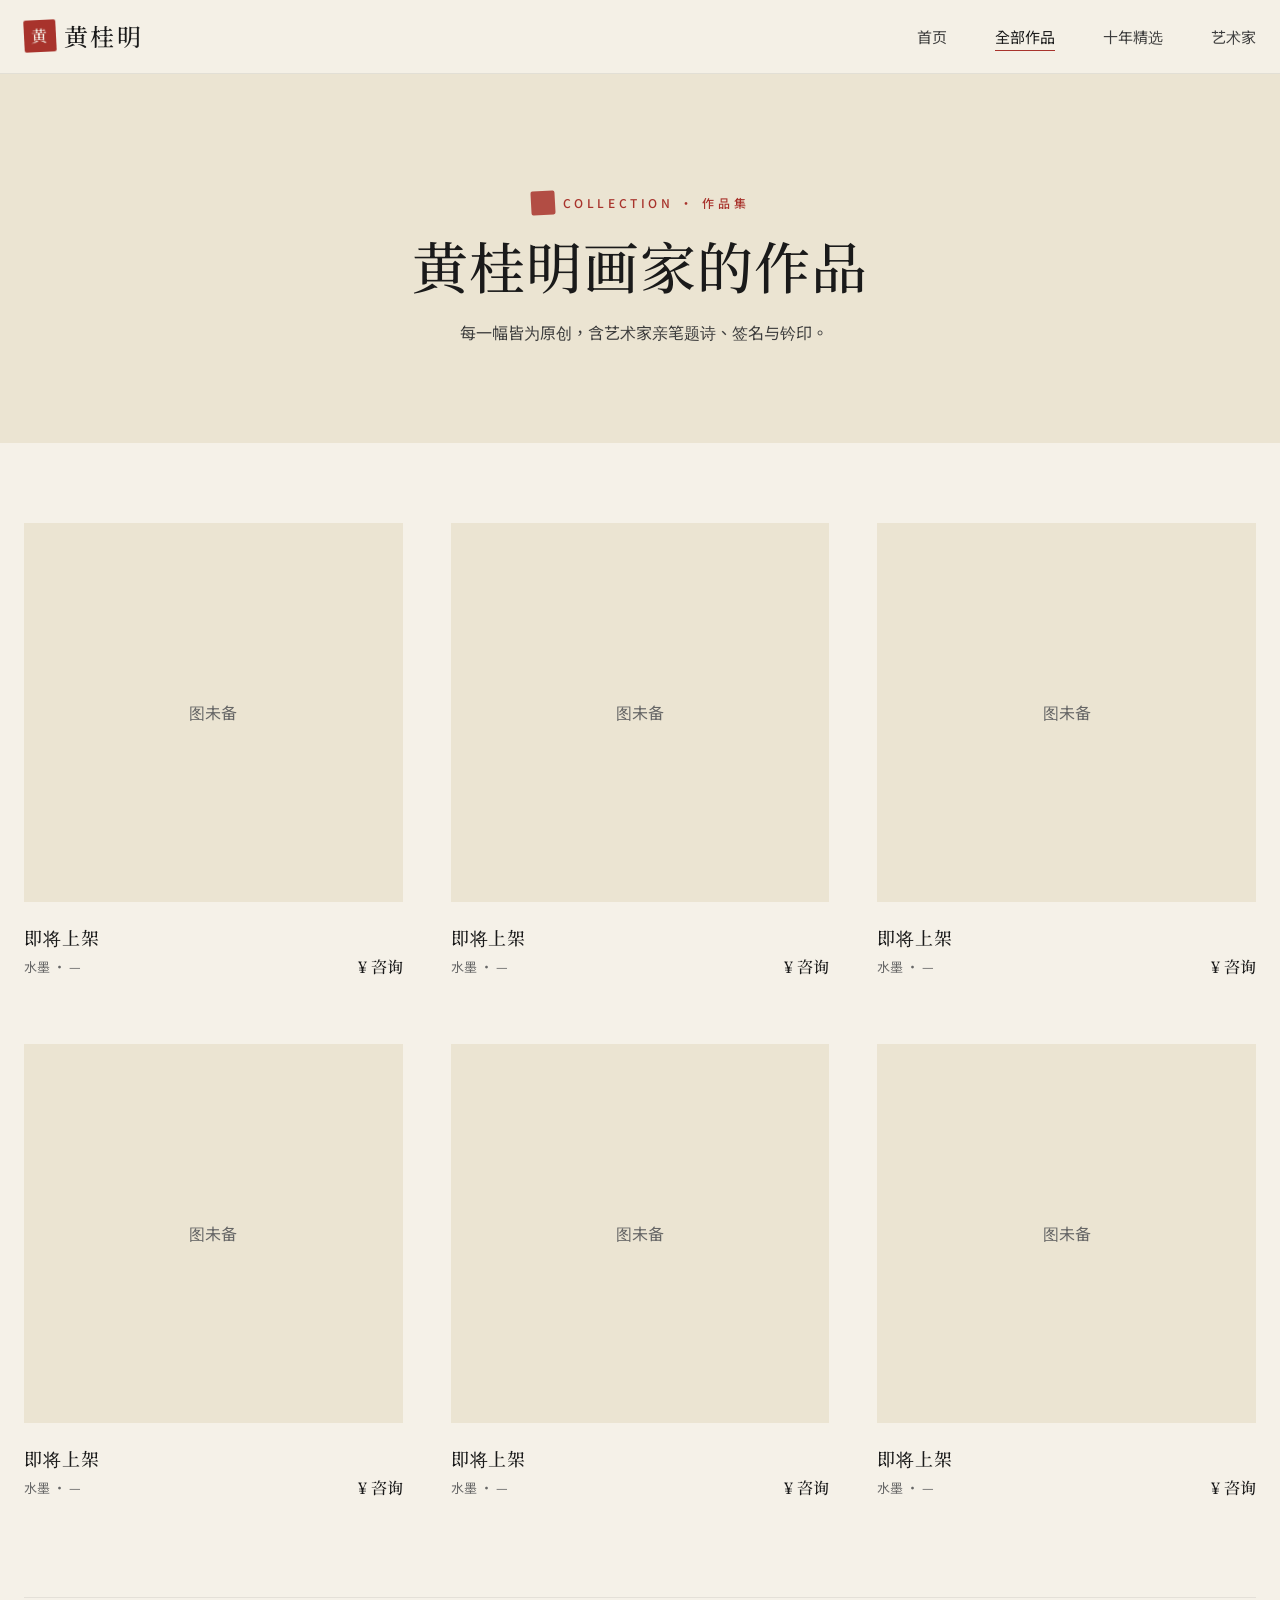
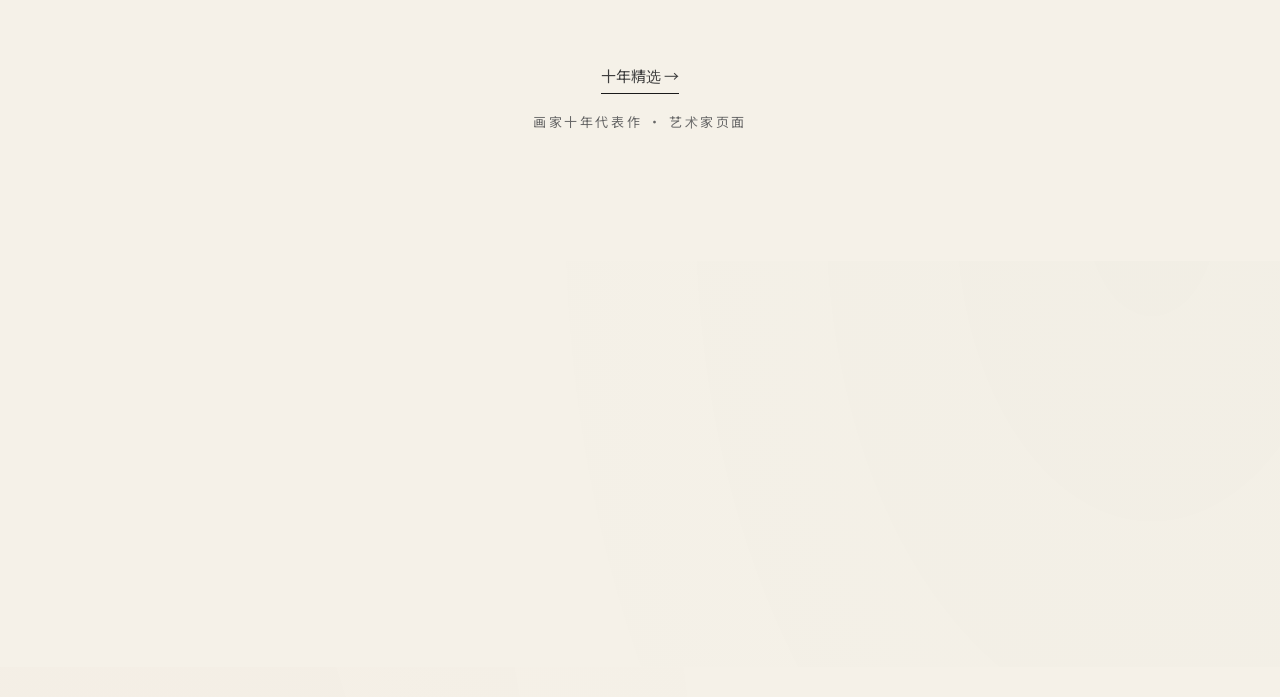
<file: gallery.html>
<!DOCTYPE html>
<html lang="zh-CN">
<head>
  <meta charset="UTF-8">
  <meta name="viewport" content="width=device-width, initial-scale=1.0">
  <title>黄桂明作品集</title>
  <link rel="preconnect" href="https://fonts.googleapis.com">
  <link rel="preconnect" href="https://fonts.gstatic.com" crossorigin>
  <link href="https://fonts.googleapis.com/css2?family=Noto+Sans+TC:wght@300;400;500;700&family=Noto+Serif+TC:wght@400;500;600;700&display=swap" rel="stylesheet">
  <link rel="stylesheet" href="styles.css?v=20260814a">
</head>
<body>

  <!-- Navigation (由 lib/nav.js 注入) -->
  <nav id="nav" aria-label="主导航"></nav>

  <!-- Page Header -->
  <header class="page-header">
    <span class="eyebrow eyebrow--seal">Collection · 作品集</span>
    <h1 class="page-header__title">黄桂明画家的作品</h1>
    <p class="page-header__sub">每一幅皆为原创，含艺术家亲笔题诗、签名与钤印。</p>
  </header>

  <!-- Gallery -->
  <section class="featured" style="padding-top: 80px;">
    <div class="container">

      <!-- Grid -->
      <div class="gallery-grid" id="galleryGrid">
        <!-- 由 lib/gallery-render.js 动态注入 9 张精选 -->
      </div>

      <!-- 跳转至艺术家页的「十年精选」代表作 section -->
      <div class="gallery-cta">
        <a href="artist.html#selected" class="featured__more">十年精选 →</a>
        <p class="gallery-cta__hint">画家十年代表作 · 艺术家页面</p>
      </div>
    </div>
  </section>

  <!-- Footer (由 lib/footer.js 注入) -->
  <footer id="footer" aria-label="页脚"></footer>

  <!-- Toast -->
  <div class="toast" id="toast">
    <span class="toast__seal"></span>
    <span id="toastMsg">已加载</span>
  </div>

  <!-- 渲染 / 入场动画 / toast 由 lib/gallery-render.js 提供 -->
  <script src="lib/escape-html.js" defer></script>
  <script src="lib/svg-defs.js" defer></script>
  <script src="lib/artworks-data.js" defer></script>
  <script src="lib/components-loader.js?v=20261009b" defer></script>
  <script src="lib/nav.js?v=20260814a" defer></script>
  <script src="lib/footer.js?v=20260731f" defer></script>
  <script src="lib/image-fit.js?v=20260801a" defer></script>
  <script src="lib/story-reveal.js?v=20260814a" defer></script>
  <script src="lib/gallery-render.js" defer></script>
  <script>
    window.addEventListener('DOMContentLoaded', function(){
      NAV_BOOT({ homepage: false });
      FOOTER_BOOT();
    });
  </script>
</body>
</html>
</file>
<file: styles.css>
/* ==========================================================================
   墨韵 · 字画画廊 — 全局样式
   Design Essence: 晨光书房，墙上水墨等你读懂
   ========================================================================== */

/* ---------- SVG Defs (墨晕滤镜源头) ---------- */
.svg-defs {
  position: absolute;
  width: 0;
  height: 0;
  overflow: hidden;
  pointer-events: none;
}

/* ---------- 动态宣纸纹理背景 ---------- */
body::before {
  content: '';
  position: fixed;
  inset: -10%;
  background-image: url("data:image/svg+xml;charset=utf-8,%3Csvg xmlns='http://www.w3.org/2000/svg' width='400' height='400'%3E%3Cfilter id='n'%3E%3CfeTurbulence type='fractalNoise' baseFrequency='0.85' numOctaves='2' seed='3'/%3E%3CfeColorMatrix values='0 0 0 0 0.6   0 0 0 0 0.55   0 0 0 0 0.45   0 0 0 0.5 0'/%3E%3C/filter%3E%3Crect width='100%25' height='100%25' filter='url(%23n)' opacity='0.4'/%3E%3C/svg%3E");
  background-size: 400px 400px;
  z-index: -1;
  pointer-events: none;
  opacity: 0.4;
  /* 视差跟随鼠标 */
  transform: translate(var(--bg-pan-x, 0), var(--bg-pan-y, 0));
  transition: transform 800ms var(--ease-out-expo);
  /* 缓慢呼吸 */
  animation: paper-breathe 12s ease-in-out infinite;
}

@keyframes paper-breathe {
  0%, 100% { opacity: 0.4; }
  50% { opacity: 0.5; }
}

/* ---------- 全局缓动与字体 ---------- */

/* ---------- Design Tokens ---------- */
:root {
  /* 颜色 — 调整自参考图氛围 */
  --color-ink: #1A1A1A;          /* 墨色 — 主文字 */
  --color-ink-soft: #3D3D3D;     /* 淡墨 — 次要文字 */
  --color-ink-mute: #666666;     /* 灰墨 — 辅助文字（4.5:1+ WCAG AA） */
  --color-paper: #F5F1E8;        /* 宣纸米 — 主背景 */
  --nav-height: 72px;            /* 导航栏高度（fixed top，覆盖此高度的视觉区） */
  --color-paper-warm: #EBE4D2;   /* 旧宣纸 — 区块背景 */
  --color-paper-cool: #FAF7EE;   /* 浅宣纸 — 卡片背景 */
  --color-wood: #5C3A21;         /* 胡桃木 — 装饰 */
  --color-mountain: #5C7A6B;     /* 远山青 — 强调 */
  --color-seal: #A8332C;         /* 朱砂印章红 — CTA/点睛 */
  --color-seal-deep: #8B2520;    /* 深朱砂 — hover */
  --color-divider: rgba(26, 26, 26, 0.08);

  /* 字体 */
  --font-serif: 'Noto Serif TC', 'Songti SC', 'STSong', serif;
  --font-sans: 'Noto Sans TC', 'PingFang SC', 'Microsoft YaHei', sans-serif;

  /* 间距 */
  --space-xs: 4px;
  --space-sm: 8px;
  --space-md: 16px;
  --space-lg: 24px;
  --space-xl: 32px;
  --space-2xl: 48px;
  --space-3xl: 64px;
  --space-4xl: 96px;
  --space-5xl: 128px;

  /* 圆角 — 克制 */
  --radius-sm: 2px;
  --radius-md: 4px;
  --radius-lg: 8px;

  /* 阴影 — 极淡 */
  --shadow-sm: 0 1px 2px rgba(26, 26, 26, 0.04);
  --shadow-md: 0 4px 12px rgba(26, 26, 26, 0.06);
  --shadow-lg: 0 12px 32px rgba(26, 26, 26, 0.08);

  /* 动效 */
  --ease-out-expo: cubic-bezier(0.16, 1, 0.3, 1);
  --ease-in-out: cubic-bezier(0.65, 0, 0.35, 1);
  --duration-fast: 200ms;
  --duration-base: 300ms;
  --duration-slow: 500ms;
}

/* ---------- Reset ---------- */
*, *::before, *::after {
  box-sizing: border-box;
  margin: 0;
  padding: 0;
}

html {
  font-size: 16px;
  scroll-behavior: smooth;
  -webkit-text-size-adjust: 100%;
}

body {
  font-family: var(--font-sans);
  font-size: 16px;
  line-height: 1.7;
  color: var(--color-ink);
  background-color: var(--color-paper);
  /* 宣纸纹理 */
  background-image:
    radial-gradient(at 10% 10%, rgba(168, 51, 44, 0.015) 0%, transparent 40%),
    radial-gradient(at 90% 80%, rgba(92, 122, 107, 0.02) 0%, transparent 40%);
  font-weight: 400;
  -webkit-font-smoothing: antialiased;
  -moz-osx-font-smoothing: grayscale;
  overflow-x: hidden;
}

img {
  max-width: 100%;
  display: block;
}

a {
  color: inherit;
  text-decoration: none;
  cursor: pointer;
}

button {
  font-family: inherit;
  cursor: pointer;
  border: none;
  background: none;
}

/* ---------- Typography ---------- */
.serif { font-family: var(--font-serif); }
.sans  { font-family: var(--font-sans); }

h1, h2, h3, h4 {
  font-family: var(--font-serif);
  font-weight: 500;
  line-height: 1.3;
  letter-spacing: 0.02em;
  color: var(--color-ink);
}

h1 { font-size: clamp(2.5rem, 5vw, 4.5rem); }
h2 { font-size: clamp(2rem, 4vw, 3rem); }
h3 { font-size: clamp(1.5rem, 2.5vw, 2rem); }
h4 { font-size: 1.25rem; }

/* ---------- 滚动驱动 Ink Reveal 文字效果 ----------
   标题用 mask-image 实现"墨染渐显"，从下到上像墨水浸润 */
[data-ink-reveal] {
  --ink-y: 110%;
  -webkit-mask-image: linear-gradient(to top, black 0%, black 60%, transparent 100%);
  mask-image: linear-gradient(to top, black 0%, black 60%, transparent 100%);
  -webkit-mask-size: 100% var(--ink-size, 300%);
  mask-size: 100% var(--ink-size, 300%);
  -webkit-mask-position: 0 var(--ink-y);
  mask-position: 0 var(--ink-y);
  -webkit-mask-repeat: no-repeat;
  mask-repeat: no-repeat;
  transition:
    -webkit-mask-position 1200ms cubic-bezier(0.16, 1, 0.3, 1),
    mask-position 1200ms cubic-bezier(0.16, 1, 0.3, 1);
}

[data-ink-reveal].ink-revealed {
  --ink-y: 0%;
}

.eyebrow {
  font-family: var(--font-sans);
  font-size: 0.75rem;
  font-weight: 500;
  letter-spacing: 0.3em;
  text-transform: uppercase;
  color: var(--color-ink-mute);
  margin-bottom: var(--space-md);
  display: inline-block;
}

.eyebrow--seal {
  color: var(--color-seal);
  position: relative;
  padding-left: 32px;
}
.eyebrow--seal::before {
  content: '';
  position: absolute;
  left: 0;
  top: 50%;
  transform: translateY(-50%);
  width: 24px;
  height: 24px;
  background: var(--color-seal);
  border-radius: 2px;
  /* 印章风格 — 微旋转 */
  transform: translateY(-50%) rotate(-3deg);
  opacity: 0.85;
}

p {
  font-size: 1rem;
  line-height: 1.8;
  color: var(--color-ink-soft);
}

.lead {
  font-size: 1.125rem;
  line-height: 1.9;
  color: var(--color-ink-soft);
}

/* ---------- Layout ---------- */
.container {
  width: 100%;
  max-width: 1280px;
  margin: 0 auto;
  padding: 0 var(--space-lg);
}

.container--narrow {
  max-width: 880px;
}

.section {
  padding: var(--space-5xl) 0;
}

.section--lg {
  padding: var(--space-5xl) 0 var(--space-4xl);
}

@media (max-width: 768px) {
  .section { padding: var(--space-4xl) 0; }
  .container { padding: 0 var(--space-md); }
}

/* ---------- Navigation ---------- */
.nav {
  position: fixed;
  top: 0;
  left: 0;
  right: 0;
  z-index: 100;
  padding: var(--space-lg) 0;
  transition: all var(--duration-base) var(--ease-out-expo);
  background: transparent;
}

.nav--scrolled {
  background: rgba(245, 241, 232, 0.92);
  backdrop-filter: blur(12px);
  -webkit-backdrop-filter: blur(12px);
  border-bottom: 1px solid var(--color-divider);
  padding: var(--space-md) 0;
}

.nav__inner {
  display: flex;
  align-items: center;
  justify-content: space-between;
  max-width: 1280px;
  margin: 0 auto;
  padding: 0 var(--space-lg);
}

.nav__brand {
  font-family: var(--font-serif);
  font-size: 1.5rem;
  font-weight: 500;
  letter-spacing: 0.1em;
  color: var(--color-ink);
  display: flex;
  align-items: center;
  gap: var(--space-sm);
}

.nav__brand-mark {
  width: 32px;
  height: 32px;
  background: var(--color-seal);
  border-radius: 2px;
  display: inline-flex;
  align-items: center;
  justify-content: center;
  color: var(--color-paper);
  font-size: 1rem;
  transform: rotate(-3deg);
}

.nav__menu {
  display: flex;
  align-items: center;
  gap: var(--space-2xl);
  list-style: none;
}

.nav__link {
  font-size: 0.9375rem;
  font-weight: 400;
  color: var(--color-ink-soft);
  transition: color var(--duration-fast) var(--ease-out-expo);
  position: relative;
  padding: 4px 0;
}

.nav__link::after {
  content: '';
  position: absolute;
  bottom: 0;
  left: 50%;
  transform: translateX(-50%);
  width: 0;
  height: 1px;
  background: var(--color-seal);
  transition: width var(--duration-base) var(--ease-out-expo);
}

.nav__link:hover {
  color: var(--color-ink);
}

.nav__link:hover::after,
.nav__link--active::after {
  width: 100%;
}

.nav__link--active {
  color: var(--color-ink);
}

.nav__cta {
  padding: 10px 20px;
  background: var(--color-ink);
  color: var(--color-paper);
  border-radius: var(--radius-md);
  font-size: 0.875rem;
  font-weight: 500;
  transition: all var(--duration-fast) var(--ease-out-expo);
  letter-spacing: 0.05em;
}

.nav__cta:hover {
  background: var(--color-seal);
  transform: translateY(-1px);
}

@media (max-width: 768px) {
  .nav__inner {
    gap: var(--space-sm);
    padding: 0 var(--space-md);
  }
  .nav__brand {
    font-size: 1.05rem;
    letter-spacing: 0.05em;
    gap: var(--space-xs);
  }
  .nav__brand-mark {
    width: 26px;
    height: 26px;
    font-size: 0.875rem;
  }
  .nav__menu {
    gap: var(--space-md);
  }
  .nav__link {
    font-size: 0.8125rem;
    padding: 2px 0;
  }
  .nav__cta {
    padding: 8px 14px;
    font-size: 0.8125rem;
  }
}

@media (max-width: 480px) {
  .nav__inner {
    gap: var(--space-xs);
    padding: 0 var(--space-sm);
  }
  .nav__brand > span:last-child {
    display: none;
  }
  .nav__menu {
    gap: var(--space-sm);
  }
  .nav__link {
    font-size: 0.75rem;
  }
}

/* ---------- Hero with Cursor Mask ---------- */
.hero {
  position: relative;
  width: 100%;
  height: 100vh;
  min-height: 720px;
  overflow: hidden;
  background: var(--color-paper);
}

.hero__layers {
  position: absolute;
  inset: 0;
}

.hero__layer {
  position: absolute;
  inset: 0;
  width: 100%;
  height: 100%;
  object-fit: cover;
  object-position: center center;
  user-select: none;
  -webkit-user-drag: none;
  /* 两张图同尺寸 (1422×1106)，object-fit: cover + 相同 object-position 保证完美对齐 */
}

.hero__layer--base {
  z-index: 1;
}

.hero__layer--reveal {
  z-index: 2;
  /* 稳定 CSS mask — 60fps 平滑跟随，无抖动。
     · 半径 500px：更聚焦，鼠标离开画作后画作明显淡出，
       强化"鼠标揭示画作"的交互感
     · alpha stops 在 100% 处为 transparent：mask 圆外 hero__layer--reveal
       完全透明，露出底层 hero__layer--base（留白墙），避免画作在远处残留 */
  -webkit-mask-image: radial-gradient(
    circle 500px at var(--mx, 50%) var(--my, 50%),
    black 0%,
    rgba(0,0,0,0.95) 30%,
    rgba(0,0,0,0.7) 60%,
    rgba(0,0,0,0.3) 85%,
    transparent 100%
  );
  mask-image: radial-gradient(
    circle 500px at var(--mx, 50%) var(--my, 50%),
    black 0%,
    rgba(0,0,0,0.95) 30%,
    rgba(0,0,0,0.7) 60%,
    rgba(0,0,0,0.3) 85%,
    transparent 100%
  );
  -webkit-mask-repeat: no-repeat;
  mask-repeat: no-repeat;
  /* 添加轻微滤镜 — 让露出的画作有"老画"质感 */
  filter: contrast(1.04) saturate(0.94);
}

/* ---------- 鼠标跟随墨点 ----------
   JS (ink-effects.js bootHero) 负责写 left/top/opacity，此处只定义外观。
   mix-blend-mode: difference 让墨点在留白墙与画作上都可见 */
.hero__cursor-dot {
  position: absolute;
  z-index: 4;
  width: 14px;
  height: 14px;
  margin: 0;
  border-radius: 50%;
  background: var(--color-seal, #A8332C);
  transform: translate(-50%, -50%);
  pointer-events: none;
  opacity: 0;
  mix-blend-mode: difference;
  transition: opacity 300ms ease, width 300ms ease, height 300ms ease;
}

/* 触屏设备无鼠标：隐藏墨点并恢复系统光标 */
@media (hover: none) {
  .hero__cursor-dot { display: none; }
}

/* 静态噪点装饰层 — 用 SVG turbulence 静态生成一次，提供"墨韵"质感
   不影响遮罩位置，仅作为画作表面的纹理叠加 */
.hero__grain {
  position: absolute;
  inset: 0;
  z-index: 3;
  pointer-events: none;
  opacity: 0.18;
  mix-blend-mode: multiply;
  background-image: url("data:image/svg+xml;charset=utf-8,%3Csvg xmlns='http://www.w3.org/2000/svg' width='300' height='300'%3E%3Cfilter id='n'%3E%3CfeTurbulence type='fractalNoise' baseFrequency='0.85' numOctaves='2' seed='7'/%3E%3CfeColorMatrix values='0 0 0 0 0.1   0 0 0 0 0.08   0 0 0 0 0.05   0 0 0 0.6 0'/%3E%3C/filter%3E%3Crect width='100%25' height='100%25' filter='url(%23n)'/%3E%3C/svg%3E");
  background-size: 300px 300px;
}

.hero__cursor-hint {
  position: absolute;
  top: 50%;
  left: 50%;
  transform: translate(-50%, -50%);
  z-index: 3;
  pointer-events: none;
  color: var(--color-paper);
  font-family: var(--font-serif);
  font-size: 0.875rem;
  letter-spacing: 0.3em;
  text-align: center;
  background: rgba(26, 26, 26, 0.45);
  backdrop-filter: blur(8px);
  padding: 16px 28px;
  border-radius: 100px;
  opacity: 0;
  animation: hint-fade-in 1.5s var(--ease-out-expo) 1.2s forwards, hint-fade-out 1.5s var(--ease-out-expo) 4.5s forwards;
  white-space: nowrap;
}

@keyframes hint-fade-in {
  to { opacity: 1; }
}
@keyframes hint-fade-out {
  to { opacity: 0; visibility: hidden; }
}

.hero__content {
  position: absolute;
  bottom: var(--space-4xl);
  left: var(--space-lg);
  right: var(--space-lg);
  z-index: 4;
  max-width: 1280px;
  margin: 0 auto;
  color: var(--color-paper);
}

/* 文字下方柔和渐变背板 — 保证任何背景下都清晰可读 */
.hero::after {
  content: '';
  position: absolute;
  bottom: 0;
  left: 0;
  right: 0;
  height: 55%;
  background: linear-gradient(
    to top,
    rgba(0, 0, 0, 0.5) 0%,
    rgba(0, 0, 0, 0.32) 35%,
    rgba(0, 0, 0, 0.12) 70%,
    transparent 100%
  );
  z-index: 3;
  pointer-events: none;
}

.hero__title {
  font-size: clamp(2.5rem, 7vw, 5.5rem);
  font-weight: 500;
  letter-spacing: 0.05em;
  margin-bottom: var(--space-lg);
  max-width: 12ch;
  /* mix-blend-mode: difference — 在任意背景下都自动反相 */
  mix-blend-mode: difference;
  color: white;
  /* 配合多层阴影 */
  text-shadow:
    0 2px 8px rgba(0, 0, 0, 0.4),
    0 4px 24px rgba(0, 0, 0, 0.3),
    0 0 1px rgba(0, 0, 0, 0.6);
}

/* 标题中文用 not-mix-blend（mix-blend 对中文渲染有干扰） */
.hero__title[data-ink-reveal] {
  /* 这里仍然用 mask-image 做墨染，不需要 mix-blend */
  color: white;
  mix-blend-mode: normal;
  /* 多层阴影保留 */
  text-shadow:
    0 2px 8px rgba(0, 0, 0, 0.7),
    0 4px 24px rgba(0, 0, 0, 0.5),
    0 0 1px rgba(0, 0, 0, 0.9);
}

.hero__title .accent {
  display: inline-block;
  color: var(--color-paper);
  position: relative;
}

.hero__subtitle {
  font-size: clamp(1rem, 1.5vw, 1.125rem);
  font-weight: 300;
  letter-spacing: 0.1em;
  max-width: 32ch;
  opacity: 0.98;
  color: #FFFFFF;
  text-shadow:
    0 1px 4px rgba(0, 0, 0, 0.85),
    0 2px 12px rgba(0, 0, 0, 0.5),
    0 0 1px rgba(0, 0, 0, 0.9);
}

.hero__scroll {
  position: absolute;
  bottom: var(--space-2xl);
  right: var(--space-2xl);
  z-index: 4;
  color: var(--color-paper);
  font-size: 0.75rem;
  letter-spacing: 0.3em;
  text-transform: uppercase;
  display: flex;
  align-items: center;
  gap: var(--space-md);
  opacity: 0.7;
}

.hero__scroll-line {
  width: 48px;
  height: 1px;
  background: var(--color-paper);
  position: relative;
  overflow: hidden;
}

.hero__scroll-line::after {
  content: '';
  position: absolute;
  inset: 0;
  background: var(--color-ink);
  animation: scroll-line 2.5s var(--ease-in-out) infinite;
}

@keyframes scroll-line {
  0% { transform: translateX(-100%); }
  100% { transform: translateX(100%); }
}

@media (max-width: 768px) {
  .hero { min-height: 600px; }
  .hero__content { bottom: var(--space-2xl); }
  .hero__scroll { display: none; }
  /* 移动端遮罩用稳定的 CSS radial-gradient（radius 260px） */
  .hero__layer--reveal {
    -webkit-mask-image: radial-gradient(
      circle 260px at var(--mx, 50%) var(--my, 50%),
      black 0%, black 50%, rgba(0,0,0,0.85) 65%, rgba(0,0,0,0.4) 80%, transparent 100%
    );
    mask-image: radial-gradient(
      circle 260px at var(--mx, 50%) var(--my, 50%),
      black 0%, black 50%, rgba(0,0,0,0.85) 65%, rgba(0,0,0,0.4) 80%, transparent 100%
    );
  }
}

/* ---------- Page Header (非首页通用) ---------- */
.page-header {
  padding: calc(var(--space-5xl) + 60px) 0 var(--space-4xl);
  text-align: center;
  background: var(--color-paper-warm);
}

.page-header__title {
  font-size: clamp(2rem, 5vw, 3.5rem);
  margin-bottom: var(--space-md);
}

.page-header__sub {
  font-size: 1rem;
  color: var(--color-ink-soft);
  max-width: 40ch;
  margin: 0 auto;
  white-space: nowrap;            /* v5.20 — 「每一幅皆为原创...」一行不转行 */
}

@media (max-width: 520px) {
  .page-header__sub { font-size: 0.875rem; }   /* 极窄屏缩小字号避免溢出 */
}

/* page-header 移动端缩小 padding — 避免占满半个屏幕把内容推出视口 */
@media (max-width: 768px) {
  .page-header {
    padding: calc(var(--space-3xl) + var(--space-lg)) 0 var(--space-3xl);
  }
  .page-header__title {
    font-size: clamp(1.75rem, 7vw, 2.5rem);
  }
}

/* story__media 移动端兜底 aspect-ratio — 防止 image-fit.js 加载失败时容器塌陷 */
@media (max-width: 768px) {
  .story__media {
    max-width: 320px;
    margin-bottom: var(--space-lg);
    aspect-ratio: 1 / 1;  /* 兜底：JS 未生效时容器有高度 */
  }
}

/* ---------- Featured Section ---------- */
.featured {
  padding: var(--space-5xl) 0;
  background: var(--color-paper);
  position: relative;
}

.featured__head {
  display: flex;
  align-items: flex-end;
  justify-content: space-between;
  margin-bottom: var(--space-3xl);
  flex-wrap: wrap;
  gap: var(--space-lg);
  position: relative;
}

.featured__title {
  font-size: clamp(2rem, 4vw, 3rem);
  max-width: 16ch;
}

.featured__more {
  font-size: 0.9375rem;
  color: var(--color-ink-soft);
  display: inline-flex;
  align-items: center;
  gap: var(--space-sm);
  padding-bottom: 4px;
  border-bottom: 1px solid var(--color-ink);
  transition: all var(--duration-fast) var(--ease-out-expo);
}

.featured__more:hover {
  color: var(--color-seal);
  border-bottom-color: var(--color-seal);
  gap: var(--space-md);
}

/* ---------- Gallery 底部跳转区（→ 艺术家页面十年精选） ---------- */
.gallery-cta {
  text-align: center;
  margin-top: var(--space-4xl);
  padding-top: var(--space-3xl);
  border-top: 1px solid var(--color-divider);
}

.gallery-cta__hint {
  margin-top: var(--space-md);
  font-size: 0.8125rem;
  color: var(--color-ink-mute);
  letter-spacing: 0.2em;
}

/* ---------- 巨型章节数字（杂志式版式锚点） ---------- */
.chapter-number {
  position: absolute;
  top: -32px;
  left: -16px;
  font-family: var(--font-serif);
  font-size: clamp(10rem, 18vw, 22rem);
  font-weight: 500;
  line-height: 1;
  color: var(--color-paper-warm);
  -webkit-text-stroke: 1.5px var(--color-divider);
  /* 让数字呈"印章嵌入"效果 — 极浅刻字 */
  opacity: 0.7;
  pointer-events: none;
  user-select: none;
  letter-spacing: -0.05em;
  z-index: 0;
}

.chapter-number--seal {
  color: transparent;
  -webkit-text-stroke: 0;
  background: var(--color-seal);
  -webkit-background-clip: text;
  background-clip: text;
  opacity: 0.12;
}

/* 包裹数字的容器需要 relative 让数字绝对定位 */
.section--numbered {
  position: relative;
  overflow: hidden;
}

.section--numbered > .container {
  position: relative;
  z-index: 1;
}

/* ---------- Gallery Grid ---------- */
.gallery-grid {
  display: grid;
  grid-template-columns: repeat(auto-fill, minmax(280px, 1fr));
  gap: var(--space-3xl) var(--space-2xl);
}

.art-card {
  cursor: pointer;
  transition: transform var(--duration-base) var(--ease-out-expo);
}

.art-card__media {
  position: relative;
  width: 100%;
  /* aspect-ratio 由 lib/image-fit.js 按图片原比例动态设置 */
  overflow: hidden;  /* 改回 hidden，避免图片超出撕边 mask 范围 */
  background: var(--color-paper-warm);
  margin-bottom: var(--space-lg);
  /* 卡片墨晕 hover — 默认不扭曲 */
  filter: none;
  transition: filter 600ms var(--ease-out-expo);
}

/* 卡片四角墨晕装饰 — 微妙的几笔 */
.art-card__media::before,
.art-card__media::after {
  content: '';
  position: absolute;
  width: 80px;
  height: 80px;
  pointer-events: none;
  z-index: 2;
  opacity: 0;
  transition: opacity 600ms var(--ease-out-expo);
  /* 用径向渐变模拟墨点 */
  background: radial-gradient(circle, rgba(26, 26, 26, 0.5) 0%, rgba(26, 26, 26, 0.2) 30%, transparent 70%);
  filter: blur(6px);
}

.art-card__media::before {
  top: -20px;
  left: -20px;
  transform: rotate(-15deg);
}

.art-card__media::after {
  bottom: -20px;
  right: -20px;
  transform: rotate(-15deg) scale(0.6);
}

.art-card:hover .art-card__media::before,
.art-card:hover .art-card__media::after {
  opacity: 1;
}

/* 卡片 hover — 图片应用墨晕 SVG 滤镜，让边缘呈现水墨晕染 */
.art-card:hover .art-card__media {
  filter: url(#ink-edge);
}

/* 触屏无 hover：改用媒体查询直接生效，不再依赖 JS 添加 .art-card--touch
   （该类此前从未被任何脚本加上，规则等于死代码） */
@media (hover: none) {
  .art-card:active .art-card__media {
    filter: url(#ink-edge);
  }
  .art-card:active .art-card__media::before,
  .art-card:active .art-card__media::after {
    opacity: 1;
  }
}

.art-card__img {
  width: 100%;
  height: 100%;
  object-fit: contain;
  transition: transform 800ms var(--ease-out-expo);
}

.art-card:hover .art-card__img {
  transform: scale(1.06);
}

.art-card__seal {
  position: absolute;
  top: var(--space-md);
  right: var(--space-md);
  width: 36px;
  height: 36px;
  background: var(--color-seal);
  color: var(--color-paper);
  display: flex;
  align-items: center;
  justify-content: center;
  font-family: var(--font-serif);
  font-size: 0.875rem;
  transform: rotate(-4deg);
  opacity: 0;
  transition: opacity var(--duration-base) var(--ease-out-expo);
}

.art-card:hover .art-card__seal {
  opacity: 1;
}

.art-card__title {
  font-family: var(--font-serif);
  font-size: 1.125rem;
  font-weight: 500;
  color: var(--color-ink);
  margin-bottom: var(--space-xs);
  letter-spacing: 0.05em;
}

.art-card__meta {
  display: flex;
  align-items: center;
  justify-content: space-between;
  font-size: 0.8125rem;
  color: var(--color-ink-mute);
}

.art-card__price {
  font-family: var(--font-serif);
  font-size: 1rem;
  color: var(--color-ink);
  font-weight: 500;
}

/* ---------- Artist / Story Section ---------- */
.story {
  background: var(--color-paper-warm);
  padding: var(--space-5xl) 0;
  position: relative;
  overflow: hidden;
}

.story__grid {
  display: grid;
  grid-template-columns: 1fr 1fr;
  gap: var(--space-5xl);
  align-items: center;
}

.story__media {
  /* aspect-ratio 由 lib/image-fit.js 按图片原比例动态设置 */
  overflow: hidden;
  background: var(--color-paper);
  position: relative;
  max-width: 520px;
  margin: 0 auto;
}

.story__img {
  width: 100%;
  height: 100%;
  object-fit: contain;
  filter: saturate(0.92) contrast(1.02);
}

.story__seal {
  position: absolute;
  bottom: var(--space-xl);
  right: var(--space-xl);
  width: 80px;
  height: 80px;
  background: var(--color-seal);
  color: var(--color-paper);
  display: flex;
  align-items: center;
  justify-content: center;
  font-family: var(--font-serif);
  font-size: 1.25rem;
  writing-mode: vertical-rl;
  letter-spacing: 0.3em;
  transform: rotate(-3deg);
  padding: 12px;
  line-height: 1.3;
}

.story__title {
  font-size: clamp(2rem, 4vw, 3rem);
  margin-bottom: var(--space-lg);
  max-width: 14ch;
}

.story__text {
  font-size: 1.0625rem;
  line-height: 2;
  color: var(--color-ink-soft);
  margin-bottom: var(--space-lg);
  max-width: 50ch;
}

.story__signature {
  margin-top: var(--space-2xl);
  font-family: var(--font-serif);
  font-size: 1.5rem;
  color: var(--color-ink);
  letter-spacing: 0.1em;
}

@media (max-width: 1024px) {
  .story__grid { grid-template-columns: 1fr; gap: var(--space-3xl); }
}

/* 锚点滚动让出 nav 高度 — 修复 #selected 等跳转定位 */
section[id], div[id] {
  scroll-margin-top: 80px;
}

/* 时间线（#chronology）移动端适配 — 内联 grid 120px 1fr 在小屏挤压 */
@media (max-width: 768px) {
  #chronology h2 { font-size: 1.75rem; }
  #chronology .container > div > div {
    grid-template-columns: 1fr !important;
    gap: 12px !important;
    padding-bottom: 32px !important;
  }
  #chronology .container > div > div > div:first-child {
    display: flex;
    align-items: baseline;
    gap: 12px;
  }
  #chronology .container > div > div > div:first-child > div:first-child {
    font-size: 1.5rem !important;
  }
  #chronology .container > div > div > div:first-child > div:last-child {
    margin-top: 0 !important;
    font-size: 0.75rem !important;
  }
}

@media (max-width: 480px) {
  .story__seal {
    width: 60px;
    height: 60px;
    font-size: 1rem;
    bottom: var(--space-md);
    right: var(--space-md);
  }
  .story__title {
    font-size: 1.75rem;
  }
  .story__text {
    font-size: 0.9375rem;
    line-height: 1.85;
  }
}

/* ---------- CTA Section ---------- */
.cta-section {
  padding: var(--space-5xl) 0;
  text-align: center;
  background: var(--color-ink);
  color: var(--color-paper);
}

.cta-section .eyebrow {
  color: var(--color-paper);
  opacity: 0.6;
}

.cta-section h2 {
  color: var(--color-paper);
  margin-bottom: var(--space-xl);
  max-width: 18ch;
  margin-left: auto;
  margin-right: auto;
}

.cta-section p {
  color: var(--color-paper);
  opacity: 0.7;
  max-width: 48ch;
  margin: 0 auto var(--space-2xl);
}

/* ---------- Buttons ---------- */
.btn {
  display: inline-flex;
  align-items: center;
  gap: var(--space-sm);
  padding: 16px 32px;
  font-family: var(--font-sans);
  font-size: 0.9375rem;
  font-weight: 500;
  letter-spacing: 0.1em;
  border-radius: var(--radius-md);
  transition: all var(--duration-base) var(--ease-out-expo);
  cursor: pointer;
  border: 1px solid transparent;
}

/* Story 章节底部 CTA 按钮组（两个并排，移动端自动换行） */
.story__cta {
  margin-top: 48px;
  display: flex;
  gap: 16px;
  flex-wrap: wrap;
}

/* 移动端适配：按钮垂直堆叠 + 占满容器宽度（触屏友好） */
@media (max-width: 768px) {
  .story__cta {
    flex-direction: column;
    align-items: stretch;
    gap: 12px;
    margin-top: 32px;
  }
  .story__cta .btn {
    justify-content: center;
  }
}

.btn--primary {
  background: var(--color-seal);
  color: var(--color-paper);
}

.btn--primary:hover {
  background: var(--color-seal-deep);
  transform: translateY(-2px);
  box-shadow: 0 8px 24px rgba(168, 51, 44, 0.24);
}

.btn--ghost-light {
  background: transparent;
  color: var(--color-paper);
  border-color: var(--color-paper);
}

.btn--ghost-light:hover {
  background: var(--color-paper);
  color: var(--color-ink);
}

.btn--ghost-dark {
  background: transparent;
  color: var(--color-ink);
  border-color: var(--color-ink);
}

.btn--ghost-dark:hover {
  background: var(--color-ink);
  color: var(--color-paper);
}

.btn--ink {
  background: var(--color-ink);
  color: var(--color-paper);
}

.btn--ink:hover {
  background: var(--color-seal);
  transform: translateY(-2px);
}

/* ---------- Quote / Verse Block ---------- */
.verse {
  text-align: center;
  padding: var(--space-4xl) var(--space-lg);
  background: var(--color-paper);
}

.verse__text {
  font-family: var(--font-serif);
  font-size: clamp(1.25rem, 2.5vw, 2rem);
  letter-spacing: 0.2em;
  line-height: 2;
  color: var(--color-ink);
  margin-bottom: var(--space-md);
}

.verse__author {
  font-size: 0.875rem;
  color: var(--color-ink-mute);
  letter-spacing: 0.3em;
}

/* ---------- Footer ---------- */
.footer {
  background: var(--color-paper-warm);
  padding: var(--space-4xl) 0 var(--space-xl);
  border-top: 1px solid var(--color-divider);
}

.footer__grid {
  display: grid;
  grid-template-columns: 2fr 1fr 1fr 1fr 1fr;
  gap: var(--space-3xl);
  margin-bottom: var(--space-3xl);
}

.footer__brand {
  max-width: 32ch;
}

.footer__brand-name {
  font-family: var(--font-serif);
  font-size: 1.5rem;
  font-weight: 500;
  color: var(--color-ink);
  margin-bottom: var(--space-md);
  letter-spacing: 0.1em;
}

.footer__text {
  font-size: 0.875rem;
  color: var(--color-ink-soft);
  line-height: 1.8;
}

.footer__heading {
  font-family: var(--font-serif);
  font-size: 0.9375rem;
  font-weight: 500;
  color: var(--color-ink);
  letter-spacing: 0.2em;
  text-transform: uppercase;
  margin-bottom: var(--space-lg);
}

.footer__list {
  list-style: none;
  display: flex;
  flex-direction: column;
  gap: var(--space-md);
}

.footer__link {
  font-size: 0.875rem;
  color: var(--color-ink-soft);
  transition: color var(--duration-fast) var(--ease-out-expo);
}

.footer__link:hover {
  color: var(--color-seal);
}

/* ---------- Footer: 管理栏（业主快捷入口） ---------- */
/* 设计目标：与现有 footer 栏视觉一致，但工具属性略低调，不抢"内容三栏"戏 */
.footer__heading--subtle {
  color: var(--color-ink-mute);
}

.footer__link--subtle {
  font-size: 0.8125rem;
  color: var(--color-ink-mute);
}
.footer__link--subtle:hover {
  color: var(--color-seal);
}

.footer__note {
  margin-top: var(--space-md);
  font-size: 0.75rem;
  line-height: 1.6;
  color: var(--color-ink-mute);
  opacity: 0.8;
}

.footer__bottom {
  display: flex;
  align-items: center;
  justify-content: space-between;
  padding-top: var(--space-xl);
  border-top: 1px solid var(--color-divider);
  font-size: 0.8125rem;
  color: var(--color-ink-mute);
}

@media (max-width: 768px) {
  .footer__grid { grid-template-columns: 1fr 1fr; gap: var(--space-xl); }
  /* 手机端隐藏管理入口 — 后台用桌面访问更合适；业主手机上误触也避免 */
  .footer__manage { display: none; }
  .footer__bottom { flex-direction: column; gap: var(--space-md); }
  /* 手机端锁死 footer 可见 — 解决 rootMargin -10% 阻挡 + Quark 等国产浏览器
     IntersectionObserver 不触发「加载时已在 viewport」元素的 bug，
     避免底部功能区永久 opacity:0 看不见。桌面端保留淡入动画 */
  .footer { opacity: 1 !important; transform: none !important; transition: none !important; }
}

/* ---------- Artwork Detail ---------- */
.artwork {
  padding: var(--space-5xl) 0;
}

.artwork__grid {
  display: grid;
  grid-template-columns: 1.4fr 1fr;
  gap: var(--space-4xl);
  align-items: start;
}

.artwork__media {
  position: relative;
  background: var(--color-paper-warm);
  overflow: hidden;
  /* aspect-ratio 由 lib/image-fit.js 按图片原比例动态设置 */
  max-height: 85vh;
}

.artwork__img {
  width: 100%;
  height: 100%;
  object-fit: contain;
}

.artwork__seal-badge {
  position: absolute;
  top: var(--space-xl);
  right: var(--space-xl);
  background: var(--color-seal);
  color: var(--color-paper);
  padding: 12px 16px;
  font-family: var(--font-serif);
  font-size: 0.75rem;
  letter-spacing: 0.3em;
  writing-mode: vertical-rl;
  transform: rotate(-3deg);
}

.artwork__info {
  position: sticky;
  top: 100px;
}

.artwork__eyebrow {
  font-size: 0.8125rem;
  color: var(--color-seal);
  letter-spacing: 0.3em;
  margin-bottom: var(--space-md);
}

.artwork__title {
  font-size: clamp(2rem, 4vw, 3rem);
  margin-bottom: var(--space-md);
}

.artwork__artist {
  font-family: var(--font-serif);
  font-size: 1.125rem;
  color: var(--color-ink-soft);
  margin-bottom: var(--space-2xl);
  letter-spacing: 0.05em;
}

.artwork__desc {
  font-size: 1rem;
  line-height: 2;
  color: var(--color-ink-soft);
  margin-bottom: var(--space-2xl);
}

.artwork__specs {
  list-style: none;
  border-top: 1px solid var(--color-divider);
  padding: var(--space-xl) 0;
  margin-bottom: var(--space-2xl);
}

.artwork__spec {
  display: flex;
  justify-content: space-between;
  padding: var(--space-md) 0;
  border-bottom: 1px solid var(--color-divider);
}

.artwork__spec-label {
  font-size: 0.875rem;
  color: var(--color-ink-mute);
  letter-spacing: 0.1em;
}

.artwork__spec-value {
  font-family: var(--font-serif);
  font-size: 0.9375rem;
  color: var(--color-ink);
}

/* v5.48 — 联系方式区（替代购买渠道）
   作品集站不展示标价，所有作品默认为非卖品；如有意收藏，请致电联系。
   设计要点：
     - 与 specs 列表视觉延续（同样 border 风格、margin-bottom）
     - 电话按钮用 --color-seal 印章红做强 CTA
     - tel: 链接在手机端可一键拨打
     - 文案强调"孤品 / 不在线售卖"暗示稀缺性，引导线下咨询 */
.artwork__contact {
  margin-top: var(--space-md);
  padding: var(--space-2xl) var(--space-xl);
  background: var(--color-paper-warm);
  border: 1px solid var(--color-divider);
  border-radius: 4px;
  position: relative;
  /* 印章红装饰条：左侧 4px 竖线，呼应中国传统印章 */
  box-shadow: inset 4px 0 0 var(--color-seal);
}
.artwork__contact-title {
  font-family: var(--font-serif);
  font-size: 1.5rem;
  font-weight: 600;
  color: var(--color-ink);
  margin: var(--space-md) 0 var(--space-lg);
  letter-spacing: 0.05em;
}
.artwork__contact-text {
  font-size: 0.9375rem;
  line-height: 1.8;
  color: var(--color-ink-soft);
  margin-bottom: var(--space-xl);
}
.artwork__contact-phone {
  display: inline-flex;
  align-items: center;
  gap: 12px;
  padding: 14px 28px;
  background: var(--color-seal);
  color: #FFFFFF;
  text-decoration: none;
  font-family: var(--font-serif);
  font-size: 1.25rem;
  font-weight: 500;
  letter-spacing: 0.08em;
  border-radius: 4px;
  transition: background 200ms ease, transform 200ms ease;
  user-select: none;
  -webkit-user-select: none;
}
.artwork__contact-phone:hover {
  background: #8b2920;        /* 深一档印章红 */
  transform: translateY(-1px);
}
.artwork__contact-phone:active {
  transform: translateY(0);
}
.artwork__contact-icon {
  width: 20px;
  height: 20px;
  flex-shrink: 0;
}
.artwork__contact-hint {
  margin-top: var(--space-md);
  font-size: 0.8125rem;
  color: var(--color-ink-mute);
  letter-spacing: 0.05em;
}

/* v5.49 — 微信同号行
   微信号与手机号相同；微信没有标准 URL 协议（不像 tel:），
   所以提供"复制"按钮：navigator.clipboard 复制号码到剪贴板。 */
.artwork__contact-wechat {
  display: flex;
  align-items: center;
  gap: 10px;
  margin-top: var(--space-md);
  padding: 10px 14px;
  background: rgba(255, 255, 255, 0.6);
  border: 1px solid var(--color-divider);
  border-radius: 4px;
  flex-wrap: wrap;
  /* 微信绿（与品牌印章红形成对比，但仍低调） */
  color: #07c160;
}
.artwork__contact-icon--wechat {
  width: 20px;
  height: 20px;
  flex-shrink: 0;
  color: #07c160;
}
.artwork__contact-wechat-label {
  font-size: 0.875rem;
  color: var(--color-ink-mute);
  letter-spacing: 0.05em;
}
.artwork__contact-wechat-id {
  font-family: var(--font-serif);
  font-size: 1rem;
  color: var(--color-ink);
  font-weight: 500;
  letter-spacing: 0.04em;
  /* 长按选中复制（兜底，clipboard API 不可用时） */
  user-select: all;
  -webkit-user-select: all;
}
.artwork__contact-copy {
  margin-left: auto;
  background: transparent;
  border: 1px solid var(--color-seal);
  color: var(--color-seal);
  padding: 6px 14px;
  border-radius: 4px;
  font-family: var(--font-serif);
  font-size: 0.8125rem;
  cursor: pointer;
  display: inline-flex;
  align-items: center;
  gap: 6px;
  letter-spacing: 0.08em;
  transition: background 200ms ease, color 200ms ease, border-color 200ms ease;
}
.artwork__contact-copy:hover {
  background: var(--color-seal);
  color: #FFFFFF;
}
.artwork__contact-copy.is-copied {
  background: #5DBB63;          /* 绿色：复制成功反馈 */
  color: #FFFFFF;
  border-color: #5DBB63;
}
.artwork__contact-copy .artwork__contact-icon {
  width: 14px;
  height: 14px;
  color: inherit;
}

@media (max-width: 1024px) {
  /* 移动端：联系方式按钮全宽，更好点击 */
  .artwork__contact-phone {
    width: 100%;
    justify-content: center;
  }
}

.artwork__price-row {
  display: flex;
  align-items: baseline;
  justify-content: space-between;
  margin-bottom: var(--space-xl);
}

.artwork__price {
  font-family: var(--font-serif);
  font-size: 2rem;
  color: var(--color-ink);
}

.artwork__price-note {
  font-size: 0.8125rem;
  color: var(--color-ink-mute);
}

.artwork__actions {
  display: flex;
  gap: var(--space-md);
  margin-bottom: var(--space-lg);
}

@media (max-width: 1024px) {
  .artwork__grid { grid-template-columns: 1fr; gap: var(--space-3xl); }
  .artwork__info { position: static; }
}

/* ---------- Filters (Gallery) ---------- */
.filters {
  display: flex;
  gap: var(--space-md);
  flex-wrap: wrap;
  margin-bottom: var(--space-3xl);
  padding-bottom: var(--space-xl);
  border-bottom: 1px solid var(--color-divider);
}

.filter {
  padding: 8px 16px;
  font-size: 0.875rem;
  color: var(--color-ink-soft);
  border: 1px solid var(--color-divider);
  border-radius: 100px;
  background: transparent;
  transition: all var(--duration-fast) var(--ease-out-expo);
  cursor: pointer;
}

.filter:hover {
  border-color: var(--color-ink);
  color: var(--color-ink);
}

.filter--active {
  background: var(--color-ink);
  color: var(--color-paper);
  border-color: var(--color-ink);
}

/* ---------- Toast ---------- */
.toast {
  position: fixed;
  bottom: var(--space-2xl);
  left: 50%;
  transform: translateX(-50%) translateY(100px);
  background: var(--color-ink);
  color: var(--color-paper);
  padding: 16px 24px;
  border-radius: var(--radius-md);
  font-size: 0.875rem;
  letter-spacing: 0.05em;
  z-index: 1000;
  opacity: 0;
  pointer-events: none;
  transition: all var(--duration-base) var(--ease-out-expo);
  display: flex;
  align-items: center;
  gap: var(--space-md);
  box-shadow: var(--shadow-lg);
}

.toast--show {
  transform: translateX(-50%) translateY(0);
  opacity: 1;
}

.toast__seal {
  width: 20px;
  height: 20px;
  background: var(--color-seal);
  border-radius: 2px;
  display: inline-block;
}

/* ---------- Accessibility ---------- */
@media (prefers-reduced-motion: reduce) {
  *, *::before, *::after {
    animation-duration: 0.01ms !important;
    transition-duration: 0.01ms !important;
    scroll-behavior: auto !important;
  }
  .hero__layer--reveal {
    transition: none;
  }
}

:focus-visible {
  outline: 2px solid var(--color-seal);
  outline-offset: 4px;
  border-radius: 2px;
}

::selection {
  background: var(--color-seal);
  color: var(--color-paper);
}

/* ===== Marquee ===== */
.marquee {
  position: relative;
  background: var(--color-paper-warm);
  /* 关键：占满 100vh，让两行都始终在视口内
     （旧版用内容高度撑出来时，第二行被推到屏幕外只露底边）*/
  min-height: 100vh;
  display: flex;
  flex-direction: column;
  justify-content: center;
  padding: var(--space-2xl) 0;     /* 上下 padding 缩小：3xl→2xl 释放高度 */
  overflow: hidden;
  gap: var(--space-lg);            /* 行间距由 gap 统一管理 */
}

/* v5.33 — 4 个按钮：每行独立控制（暂停 + 加速）
   关键设计决策：
   - 每行单独一个 .marquee__ctrl-group，垂直对齐该行中心
     row1 group: top:25%（上半 section 中心）
     row2 group: top:75%（下半 section 中心）
   - z-index:10 + pointer-events:auto 确保不被 marquee__track 遮挡
   - 绝对定位 + 半透明背景，确保不被 .marquee overflow:hidden 裁掉 */
.marquee__ctrl-group {
  position: absolute;
  z-index: 10;
  display: flex;
  flex-direction: column;
  gap: 8px;
  pointer-events: auto;
}
.marquee__ctrl-group--row1 { left: 16px; top: 25%; }
.marquee__ctrl-group--row2 { right: 16px; top: 75%; }

.marquee__btn {
  position: relative;     /* 脱离文档流，便于 absolute 居中 icon */
  width: 44px;
  height: 44px;
  border: none;
  border-radius: 50%;
  background: rgba(245, 241, 232, 0.78);
  backdrop-filter: blur(8px);
  -webkit-backdrop-filter: blur(8px);
  box-shadow: 0 2px 12px rgba(0, 0, 0, 0.10);
  color: rgba(15, 15, 15, 0.75);
  cursor: pointer;
  display: flex;
  align-items: center;
  justify-content: center;
  transition: background 200ms ease, transform 200ms ease, color 200ms ease;
  /* icon 切换通过 CSS 变量 */
  --icon-active: 1;
  --icon-hidden: 0;
  /* 显式 pointer-events 防止被 marquee 容器透传 */
  pointer-events: auto;
}
.marquee__btn:hover {
  background: rgba(245, 241, 232, 0.95);
  color: rgba(15, 15, 15, 0.95);
  transform: scale(1.08);
}
.marquee__btn:focus-visible {
  outline: 2px solid var(--color-seal, #c0392b);
  outline-offset: 3px;
}
.marquee__btn:active {
  transform: scale(0.95);
}

/* icon 通用样式 */
.marquee__icon {
  width: 22px;
  height: 22px;
  fill: currentColor;
  position: absolute;
  top: 50%;
  left: 50%;
  transform: translate(-50%, -50%);
  transition: opacity 200ms ease;
  pointer-events: none;  /* 点击穿透到按钮 */
}
.marquee__icon text { fill: currentColor; font-family: var(--font-serif); font-size: 14px; font-weight: 700; }

/* 暂停按钮：默认显示 pause 图标，暂停时切到 play */
.marquee__btn--pause .marquee__icon--pause { opacity: var(--icon-active); }
.marquee__btn--pause .marquee__icon--play  { opacity: var(--icon-hidden); }
.marquee__btn--pause.is-paused {
  --icon-active: 0;
  --icon-hidden: 1;
}

/* 加速按钮：默认显示 ×1（normal），加速时切到 ⏩（fast） */
.marquee__btn--speed .marquee__icon--normal { opacity: var(--icon-active); }
.marquee__btn--speed .marquee__icon--fast   { opacity: var(--icon-hidden); }
.marquee__btn--speed.is-fast {
  --icon-active: 0;
  --icon-hidden: 1;
}

/* 移动端：按钮稍小（避免遮挡内容） */
@media (max-width: 768px) {
  .marquee__btn { width: 40px; height: 40px; }
  .marquee__icon { width: 20px; height: 20px; }
}

/* ===== Marquee Landscape（横向作品单独展示）=====
   横向作品在竖向长卷里显得矮胖、细节不清，因此脱离滚动机制，
   改成静态网格直观展示 —— 6 张全部直接呈现，无需等待滚动。
   网格：桌面 2 列、平板/移动 1 列，gap 走 2xl。 */
.marquee-landscape {
  position: relative;
  background: var(--color-paper);          /* 浅一档，与上方 marquee 形成层次 */
  padding: var(--space-2xl) 0 var(--space-3xl);
  border-top: 1px solid var(--color-divider, #E5E0D5);
}
.marquee-landscape__eyebrow {
  font-family: var(--font-serif);
  font-size: 0.875rem;
  letter-spacing: 0.4em;
  color: var(--color-ink-mute, #666);
  text-transform: uppercase;
  text-align: center;
  margin-bottom: var(--space-xl);
  user-select: none;
}
.landscape-grid {
  display: grid;
  grid-template-columns: repeat(2, 1fr);    /* 桌面 2 列 */
  gap: var(--space-2xl);
  max-width: 1280px;
  margin: 0 auto;
  padding: 0 var(--space-lg);
}
/* grid 里的 tile：width 100% 由 image-fit.js 设置 aspect-ratio 决定高度 */
.landscape-grid .marquee__tile {
  flex: none;
  width: 100%;
  background: var(--color-paper-warm);
  box-shadow: 0 1px 0 rgba(26,26,26,0.04);
  transition: transform 600ms var(--ease-out-expo), box-shadow 600ms var(--ease-out-expo);
}
.landscape-grid .marquee__tile:hover {
  transform: translateY(-2px);
  box-shadow: 0 8px 24px rgba(26,26,26,0.08);
}
/* 跨列居中 tile：占满整行 + max-width 收住，避免太宽 */
.landscape-grid .marquee__tile--wide {
  grid-column: 1 / -1;
  max-width: 720px;
  width: 100%;
  justify-self: center;
}
@media (max-width: 768px) {
  .landscape-grid { grid-template-columns: 1fr; }
}
.marquee__track {
  display: flex;
  gap: 24px;
  width: max-content;
  /* 不再在 CSS 设动画：方向/速度由 lib/marquee-row.js 创建实例时写入 */
  will-change: transform;
}
.marquee__track:last-child { margin-bottom: 0; }
.marquee__tile {
  position: relative;
  flex: 0 0 320px;
  /* aspect-ratio 由 lib/image-fit.js 按图片原比例动态设置 */
  background: var(--color-paper);
  overflow: hidden;
  display: block;
}
/* 横向作品区 tile 更宽，让宽幅作品自然呼吸 */
.marquee-landscape .marquee__tile {
  flex: 0 0 520px;
  box-shadow: 0 1px 0 rgba(26,26,26,0.04);
}
.marquee__tile img {
  width: 100%;
  height: 100%;
  object-fit: contain;
  transition: transform 600ms var(--ease-out-expo);
}
.marquee__tile:hover img { transform: scale(1.05); }
/* button.marquee__tile：移除 a/button 默认样式，保持视觉一致 */
button.marquee__tile {
  border: none;
  padding: 0;
  margin: 0;
  background: var(--color-paper);
  font: inherit;
  color: inherit;
  cursor: pointer;
  text-align: center;
}
button.marquee__tile:focus-visible {
  outline: 2px solid var(--color-seal);
  outline-offset: 4px;
}
.marquee__seal {
  position: absolute;
  top: 12px; right: 12px;
  width: 32px; height: 32px;
  background: var(--color-seal);
  color: var(--color-paper);
  display: flex; align-items: center; justify-content: center;
  font-family: var(--font-serif);
  font-size: 0.875rem;
  transform: rotate(-3deg);
  opacity: 0;
  transition: opacity 300ms ease;
}
.marquee__tile:hover .marquee__seal { opacity: 1; }

@media (max-width: 600px) {
  /* 强制统一 tile 尺寸 — 每张图原始宽高比不同会导致 aspect-ratio
     算出不同高度，同一行 tile 参差不齐。固定 220×280 让竖图居中显示
     （object-fit: contain 保留原图比例，多余空间留白），行高统一。
     桌面端 flex-basis + 动态 aspect-ratio 不变。 */
  .marquee__tile { flex: 0 0 220px; height: 280px; }
  .marquee-landscape .marquee__tile { flex: 0 0 280px; height: 180px; }
  /* 拉宽 tile 间距 — 桌面 24px 在窄屏太挤，视觉上图片"贴"在一起 */
  .marquee__track { gap: 40px; }
}

/* ===== Lightbox — 首页点击作品全屏展示 ===== */
.lightbox {
  position: fixed;
  inset: 0;
  z-index: 9000;            /* loader 是 9999，lightbox 在它之下 */
  background: rgba(15, 15, 15, 0.94);
  display: flex;
  align-items: center;
  justify-content: center;
  padding: clamp(24px, 4vw, 64px);
  opacity: 0;
  pointer-events: none;
  transition: opacity 280ms cubic-bezier(0.16, 1, 0.3, 1);
}
.lightbox.is-open {
  opacity: 1;
  pointer-events: auto;
}
.lightbox__figure {
  margin: 0;
  display: flex;
  flex-direction: column;
  align-items: center;
  justify-content: center;
  max-width: 90vw;
  max-height: 90vh;
  gap: 16px;
}
.lightbox__img {
  max-width: 90vw;
  max-height: 80vh;
  object-fit: contain;
  display: block;
  background: var(--color-paper);
  box-shadow:
    0 4px 24px rgba(0,0,0,0.45),
    0 1px 0 rgba(255,255,255,0.05);
  /* 略微入场动效 */
  transform: scale(0.98);
  transition: transform 280ms cubic-bezier(0.16, 1, 0.3, 1);
}
.lightbox.is-open .lightbox__img {
  transform: scale(1);
}
.lightbox__caption {
  font-family: var(--font-serif);
  font-size: 0.9375rem;
  letter-spacing: 0.18em;
  color: rgba(245, 241, 232, 0.78);
  text-align: center;
  user-select: none;
}
.lightbox__close {
  position: absolute;
  top: clamp(16px, 3vw, 32px);
  right: clamp(16px, 3vw, 32px);
  width: 48px;
  height: 48px;
  border: none;
  background: rgba(255,255,255,0.08);
  color: rgba(245,241,232,0.92);
  font-size: 28px;
  line-height: 48px;
  text-align: center;
  cursor: pointer;
  border-radius: 50%;
  transition: background 200ms ease, transform 200ms ease;
  font-family: var(--font-serif);
  z-index: 1;            /* Issue#3 修复：图片 transform 创建了独立 stacking context，
                           按 DOM 顺序绘制会覆盖按钮。提升 z-index 让按钮始终在上层。
                           桌面 + 移动端统一修复，不影响电脑端视觉。 */
}
.lightbox__close:hover,
.lightbox__close:focus-visible {
  background: rgba(255,255,255,0.18);
  transform: scale(1.06);
  outline: none;
}
.lightbox__close:focus-visible {
  box-shadow: 0 0 0 2px var(--color-seal);
}

/* ===== Verse section ===== */
.verse {
  padding: var(--space-5xl) var(--space-lg);
  background: var(--color-paper);
}

/* ===== Marquee CSS keyframe fallback (GSAP 加载失败时) ===== */
@keyframes marqueeScrollLeft {
  from { transform: translateX(0); }
  to   { transform: translateX(-50%); }
}
@keyframes marqueeScrollRight {
  from { transform: translateX(-50%); }
  to   { transform: translateX(0); }
}
.marquee__track--left {
  animation: marqueeScrollLeft 60s linear infinite;
}
.marquee__track--right {
  animation: marqueeScrollRight 80s linear infinite;
}
.marquee__track--left:hover,
.marquee__track--right:hover {
  animation-play-state: paused;
}

/* reduced-motion：完全停 marquee */
@media (prefers-reduced-motion: reduce) {
  .marquee__track--left,
  .marquee__track--right {
    animation: none !important;
  }
}

/* ---------- Utility ---------- */
.text-center { text-align: center; }
.mb-md { margin-bottom: var(--space-md); }
.mb-lg { margin-bottom: var(--space-lg); }
.mb-xl { margin-bottom: var(--space-xl); }
.mt-lg { margin-top: var(--space-lg); }
.divider {
  width: 64px;
  height: 1px;
  background: var(--color-ink);
  margin: var(--space-2xl) auto;
}

.divider--seal {
  background: var(--color-seal);
}

/* ==========================================================================
   Loader — 全屏加载界面
   · 预加载 598 张图片序列
   · 加载完成后丝滑淡出 + 缩放
   · 同步让 hero 区域淡入
   ========================================================================== */

.loader {
  position: fixed;
  inset: 0;
  z-index: 9999;
  background: var(--color-paper);
  display: flex;
  align-items: center;
  justify-content: center;
  opacity: 1;
  transition:
    opacity 900ms cubic-bezier(0.16, 1, 0.3, 1),
    transform 900ms cubic-bezier(0.16, 1, 0.3, 1);
  /* 防止用户滚动 */
  overflow: hidden;
}

.loader.is-hiding {
  opacity: 0;
  transform: scale(1.04);
  pointer-events: none;
}

.loader.is-removed {
  display: none;
}

/* 关闭 loader 后，让主内容淡入 */
body.is-ready .hero,
body.is-ready .nav {
  animation: hero-fade-in 1400ms cubic-bezier(0.16, 1, 0.3, 1) 100ms both;
}

/* scroll-story 的过渡由 is-active class 触发（见 .scroll-story 样式块） */

@keyframes hero-fade-in {
  from {
    opacity: 0;
    transform: scale(0.985);
  }
  to {
    opacity: 1;
    transform: scale(1);
  }
}

/* ---------- 内部布局 ---------- */
.loader__inner {
  text-align: center;
  display: flex;
  flex-direction: column;
  align-items: center;
  gap: var(--space-lg);
  padding: var(--space-2xl);
}

/* ---------- 印章 logo ---------- */
.loader__seal {
  width: 80px;
  height: 80px;
  background: var(--color-seal);
  color: var(--color-paper);
  font-family: var(--font-serif);
  font-size: 2.5rem;
  font-weight: 600;
  display: flex;
  align-items: center;
  justify-content: center;
  margin-bottom: var(--space-md);
  border-radius: 4px;
  transform: rotate(-4deg);
  box-shadow:
    0 8px 24px rgba(168, 51, 44, 0.25),
    inset 0 0 0 2px rgba(245, 241, 232, 0.15);
  animation: seal-pulse 3s ease-in-out infinite;
}

@keyframes seal-pulse {
  0%, 100% { transform: rotate(-4deg) scale(1); }
  50%      { transform: rotate(-4deg) scale(1.04); }
}

/* ---------- 品牌名 ---------- */
.loader__brand {
  font-family: var(--font-serif);
  font-size: clamp(1.75rem, 3vw, 2.5rem);
  font-weight: 500;
  letter-spacing: 0.3em;
  color: var(--color-ink);
  margin-right: -0.3em; /* 抵消字间距让视觉居中 */
}

.loader__caption {
  font-family: var(--font-sans);
  font-size: 0.75rem;
  letter-spacing: 0.4em;
  color: var(--color-ink-mute);
  margin-top: calc(-1 * var(--space-sm));
}

/* ---------- 进度条 ---------- */
.loader__progress {
  width: 240px;
  height: 2px;
  background: rgba(26, 26, 26, 0.1);
  border-radius: 1px;
  overflow: hidden;
  margin-top: var(--space-xl);
  position: relative;
}

.loader__progress-bar {
  height: 100%;
  width: 0%;
  background: var(--color-seal);
  border-radius: 1px;
  transition: width 250ms cubic-bezier(0.16, 1, 0.3, 1);
  position: relative;
}

/* 进度条末端的微光效果 */
.loader__progress-bar::after {
  content: '';
  position: absolute;
  right: 0;
  top: -3px;
  width: 8px;
  height: 8px;
  background: var(--color-seal);
  border-radius: 50%;
  filter: blur(4px);
  opacity: 0.6;
}

/* ---------- 进度百分比 ---------- */
.loader__count {
  font-family: var(--font-serif);
  font-size: 1.125rem;
  color: var(--color-ink);
  font-variant-numeric: tabular-nums;
  display: flex;
  align-items: baseline;
  gap: 1px;
  margin-top: var(--space-md);
}

.loader__percent {
  font-size: 0.75rem;
  color: var(--color-ink-mute);
  margin-left: 2px;
}

/* ---------- 提示文案 ---------- */
.loader__hint {
  font-family: var(--font-sans);
  font-size: 0.6875rem;
  letter-spacing: 0.3em;
  color: var(--color-ink-mute);
  margin-top: var(--space-sm);
  text-transform: uppercase;
  animation: hint-blink 2s ease-in-out infinite;
}

@keyframes hint-blink {
  0%, 100% { opacity: 0.5; }
  50%      { opacity: 1; }
}

/* ---------- 右下角装饰 ---------- */
.loader__corner {
  position: absolute;
  bottom: var(--space-xl);
  right: var(--space-xl);
  font-family: var(--font-serif);
  font-size: 0.875rem;
  letter-spacing: 0.4em;
  color: var(--color-ink-mute);
  opacity: 0.6;
}

/* ---------- 响应式 ---------- */
@media (max-width: 768px) {
  .loader__seal {
    width: 64px;
    height: 64px;
    font-size: 2rem;
  }
  .loader__progress {
    width: 200px;
  }
  .loader__corner {
    bottom: var(--space-lg);
    right: var(--space-lg);
    font-size: 0.75rem;
  }
}

/* ---------- 减少动效时禁用脉冲/闪烁 ---------- */
@media (prefers-reduced-motion: reduce) {
  .loader__seal,
  .loader__hint {
    animation: none;
  }
  .loader {
    transition-duration: 200ms;
  }
}

/* ==========================================================================
   Scroll Story — 第二页（图片序列背景动画）
   · 真正的 scroll-locking：进入第二页时 lock body，wheel 只控制帧
   · 渐进式过渡：800ms 第一页淡出 + 第二页淡入放大
   · 帧到底 → 第二页淡出 → 解锁滚到下一页
   · 页面不增加任何高度
   ========================================================================== */

.scroll-story {
  position: relative;
  width: 100%;
  /* v5.24 — 用 100dvh 替代 100vh。100vh 在 iOS Safari 是包含 URL bar 的"大视口"，
     即使 URL bar 收起 100vh 也不变，导致 sticky 计算错位。
     100dvh = dynamic viewport height，会随 URL bar 折叠实时变化。 */
  height: calc(100dvh + 300dvh);
  padding: 0;
  box-sizing: border-box;
  /* v5.18 — canvas 严格 16:9 后上下无 letterbox，左右 letterbox ≈ 110px 给文字 */
  background: #000000;
  /* v5.23 — 移除 overflow:hidden（必须！否则子层 position:sticky 失效，
     sticky 在 overflow:hidden 容器内只能在该容器内"卡住"，不跟随页面）。
     移除 display:flex/center（移到 .scroll-story__sticky）。 */
  display: block;

  /* v5.22.2 — 显式 z-index:2 确保 ScrollStory 在所有下方元素之上 */
  z-index: 2;

  /* 默认隐藏（无 transform 缩放 — 边框严格对齐） */
  opacity: 0;
  transition: opacity 800ms cubic-bezier(0.16, 1, 0.3, 1);
  will-change: opacity;
}

/* v5.23 — 纯 CSS sticky 钉位层
   - top: var(--nav-height) = 顶部让出导航栏高度
   - height: calc(100dvh - var(--nav-height)) = 从 nav 下方到视口底部正好填满可视区
     （之前是 100dvh，sticky 子层底部超出视口底部 nav-height，canvas 居中后
     上方留白 ≈124px / 下方留白 ≈54px，差 70px（≈nav 高度），用户感知"画布偏上"）
   - display:flex/center = 居中显示 canvas + overlays
   - 在外层 section（400vh））滚动时，sticky 子层钉在 viewport 顶部，
     整段 300vh 滚动距离被用于驱动动画进度。 */
.scroll-story__sticky {
  position: sticky;
  top: var(--nav-height);
  height: calc(100dvh - var(--nav-height));
  display: flex;
  align-items: center;
  justify-content: center;
  overflow: hidden;
  /* z-index: inherit — 继承 section 的 z-index:2，无需另设 */
}

/* ---------- Light Rays 远山青光线背景（v5.9 移除） ----------
   原设计：letterbox 装裱空间显示光线，被 painting canvas 覆盖后只露出 letterbox。
   用户反馈 letterbox 区光线（白色三角）视觉突兀，2026-08-04 决定彻底移除此背景。
   保留 HTML 元素 + lib/light-rays-background.js 加载，仅用 display:none 隐藏。 */
.light-rays-bg {
  display: none !important;
}

/* v5.5 — 移除 ::before 环境光覆盖层
   原 v5.4 在 lightRaysBg(z=0) 之上加了一层 rgba(232,240,216,0.42→0) 米色渐变，
   会在 ScrollStory 顶部形成米白色色块，完全遮住 Light Rays 光线效果。
   现在让 lightRaysBg 直接渲染，letterbox 顶部补光由 Light Rays 自己负责。 */

/* 把 painting canvas 提到 z-index 1，确保在 Light Rays + 环境光 之上；
   introOverlay / scrollStoryCards 保持各自原 position（多为 absolute），
   不要在这里统一改为 relative，否则会变成 flex item 撑开布局 */
.scroll-story__canvas {
  position: relative;
  z-index: 1;
}

/* 第二页淡入完成状态（无 scale，保持 frame 原比例） */
.scroll-story.is-active {
  opacity: 1;
}

.scroll-story__canvas {
  /* v5.24 — 适配 landscape：原先 width:80vw 在横屏（800×375）下 16:9 计算出
     的高度（360px）超过 max-height（303px），浏览器只缩高度不缩宽度，
     导致画布被压扁、bitmap 拉伸。现改用 aspect-ratio + min() 双约束：
       width = min(80vw, (100dvh - nav) * 16/9)
       保持 16:9 aspect-ratio
     横屏下高度先到上限，宽度按 16:9 反算。 */
  display: block;
  aspect-ratio: 16 / 9;
  width: min(80vw, calc((100dvh - var(--nav-height)) * 16 / 9));
  max-height: calc(100dvh - var(--nav-height));
  margin: 0 auto;
  padding: 0;
  border: 0;
  outline: none;
  position: relative;
}

/* v5.24 — 移动端 landscape 适配：
   横屏下视口高度小（≈375px），72px 导航栏占 19%，加上 URL bar 实际
   留给 ScrollStory 动画的可用高度更小，需要：
     1. 缩小 nav 高度（--nav-height 56px）释放更多画布空间
     2. 减小 nav 内边距（var(--space-lg) → 12px）让导航本身更紧凑
     3. 进一步限制 canvas max-height，确保不被 nav 视觉遮挡 */
@media (max-width: 920px) and (orientation: landscape) {
  :root {
    /* v5.47 — nav 实际高度约 66px（padding 12px ×2 + logo 高度 + 1px 边框）。
       之前设 56px 偏小，sticky 子层底部留白比顶部多 10px。设为 66px 让上下对称。 */
    --nav-height: 66px;
  }
  .nav {
    padding: 12px 0;
  }
  .scroll-story__sticky {
    top: var(--nav-height);
  }
  .scroll-story__canvas {
    /* 横屏下额外让出 4px 安全距离，避免顶到 nav 下沿 */
    max-height: calc(100dvh - var(--nav-height) - 4px);
  }
}

/* v5.47 — 移动端 portrait：nav 实际高度约 60px，但 --nav-height 默认 72px
   导致 sticky 子层顶部比 nav 底部高 10-12px，canvas 居中后上下不对称。
   显式把 --nav-height 设为 60px，让 sticky 子层顶部紧贴 nav 底部。 */
@media (max-width: 920px) and (orientation: portrait) {
  :root {
    --nav-height: 60px;
  }
}

.scroll-story__canvas::before,
.scroll-story__canvas::after {
  content: "";
  position: absolute;
  left: 0;
  right: 0;
  height: 1px;
  background: rgba(245, 241, 232, 0.08);
  pointer-events: none;
  z-index: 2;
}

.scroll-story__canvas::before { top: 12px; }      /* 顶部留白线（距 canvas 上缘 12px） */
.scroll-story__canvas::after  { bottom: 12px; }    /* 底部留白线（距 canvas 下缘 12px） */

/* ---------- Hero 淡出（用户进入第二页时） ---------- */
.hero {
  transition:
    opacity 700ms cubic-bezier(0.16, 1, 0.3, 1),
    transform 700ms cubic-bezier(0.16, 1, 0.3, 1);
  will-change: opacity, transform;
}

html.is-locking .hero {
  opacity: 0;
  transform: scale(0.96);
  pointer-events: none;
}

/* ---------- 无障碍：减少动效时关闭过渡 ---------- */
@media (prefers-reduced-motion: reduce) {
  .scroll-story,
  .hero {
    transition: none !important;
  }
  .scroll-story {
    opacity: 1;
    transform: none;
  }
}

/* ==========================================================================
   下一页淡入（Awwwards 标准做法）
   · story / cta-section / footer 默认隐藏
   · IntersectionObserver 检测进入视口时淡入
   · 让 unlockAndScroll + smooth scroll 看起来是连续的"页面切换"
   ========================================================================== */

.story,
.cta-section,
.footer {
  opacity: 0;
  transform: translateY(30px);
  transition:
    opacity 800ms cubic-bezier(0.16, 1, 0.3, 1),
    transform 800ms cubic-bezier(0.16, 1, 0.3, 1);
  will-change: opacity, transform;
}

.story.is-page-visible,
.cta-section.is-page-visible,
.footer.is-page-visible {
  opacity: 1;
  transform: translateY(0);
}

/* 减少动效用户：直接显示 */
@media (prefers-reduced-motion: reduce) {
  .story,
  .cta-section,
  .footer {
    opacity: 1;
    transform: none;
    transition: none;
  }
}

/* ==========================================================================
   Curtain 幕布 — 戏剧换场效果
   · 滚动视频播放完后，幕布从顶部落下覆盖视口
   · 幕布完全覆盖时，页面瞬时切换（用户看不到）
   · 幕布向底部升起，露出新页面
   · 实现"舞台切换"而非"翻页滑动"
   ========================================================================== */

.curtain {
  position: fixed;
  inset: 0;
  z-index: 9000;            /* 高于所有内容，低于 loader */
  background: var(--color-ink);
  transform: translateY(-100%); /* 默认在视口上方 */
  transition: transform 450ms cubic-bezier(0.65, 0, 0.35, 1);
  pointer-events: none;
}

.curtain.is-closing {
  transform: translateY(0);     /* 幕布落下覆盖视口 */
}

.curtain.is-opening {
  transform: translateY(100%);  /* 幕布向底部离开视口 */
  transition: transform 450ms cubic-bezier(0.65, 0, 0.35, 1);
}

/* ==========================================================================
   隐藏右侧滚动条（仅保留滚轮操作）
   ========================================================================== *//* WebKit / Chromium */
::-webkit-scrollbar {
  width: 0;
  background: transparent;
}

/* Firefox */
html {
  scrollbar-width: none;
}

/* ============ ScrollStory 序幕（艺术家介绍卡片，与下方 3 组数据卡同系统） ============ */
.intro-overlay {
  position: fixed;
  inset: 0;
  z-index: 2;
  pointer-events: none;
  display: flex;
  flex-direction: row;
  align-items: flex-start;
  justify-content: flex-start;
  /* v5.20 — 序幕 padding-top 让出 72px 固定导航栏 */
  padding: var(--nav-height) 1vw 0 0vw;   /* v5.20 — 再左移：左 padding → 0vw，贴边 */
  gap: 0.8em;
  opacity: 0;
}

.intro-overlay__name {
  font-family: var(--font-serif);
  font-weight: 500;
  /* v5.19 — 中国古代竖排书写：writing-mode: vertical-rl 让文字垂直排列，
     text-orientation: upright 让每个字保持正向（不旋转 90°），
     字号 20px、字间距 0.3em 模拟传统书法节奏。 */
  font-size: 20px;
  line-height: 1.6;
  letter-spacing: 0.3em;
  color: var(--color-paper);
  margin: 0;
  writing-mode: vertical-rl;
  text-orientation: upright;
  white-space: nowrap;
}

.intro-overlay__divider {
  width: 40px;
  height: 1px;
  background: rgba(245, 241, 232, 0.40);
  display: block;
  margin: 6px 0;
}

.intro-overlay__line {
  font-family: var(--font-serif);
  font-weight: 400;
  /* v5.19 — 题画诗竖排：垂直排列，字号 14px，字间距 0.3em。 */
  font-size: 14px;
  line-height: 1.6;
  letter-spacing: 0.3em;
  color: rgba(245, 241, 232, 0.85);
  margin: 0;
  writing-mode: vertical-rl;
  text-orientation: upright;
  white-space: nowrap;
}

/* 减少动效：lib/intro-overlay.js 已处理 transform/opacity，CSS 这层不需再设 */
@media (prefers-reduced-motion: reduce) {
  .intro-overlay__name,
  .intro-overlay__line {
    transition: none;
  }
}

/* 移动端：字号降一档 */
@media (max-width: 768px) {
  .intro-overlay__name      { font-size: clamp(32px, 8vw, 48px); }
  .intro-overlay__line      { font-size: clamp(16px, 4vw, 22px); }
}

/* ===== 手机端 ScrollStory 布局：竖排文字上下分布 + 水平靠右（v 豆包建议） =====
   桌面端：画布 80vw + 文字竖排在左右 10vw letterbox 内（窄列题签）— 不动
   手机端：画布 95vw + 竖排文字保持原样（vertical-rl + upright + nowrap），
          name 整段放【国画上方黑色留白区】，line 整段放【国画下方黑色留白区】，
          整体水平靠右避免压中央画作；溢出允许延伸到 letterbox */
@media (max-width: 768px) {
  /* 1. canvas 扩大 — 80vw → 95vw（让画面更大、更不缺失） */
  .scroll-story__canvas {
    width: 95vw;
    height: calc(95vw * 9 / 16);
  }

  /* 2. 滚动故事区允许溢出（竖排文字可延伸到上下黑色 letterbox 区不被裁剪） */
  .scroll-story {
    overflow: visible;
  }

  /* 3. intro overlay 铺满 viewport（position: fixed inset: 0 已经是），
        允许文字超出 viewport 高度延伸到上下黑色留白区 */
  .intro-overlay {
    padding: calc(var(--nav-height, 72px) + 6px) 4vw 6vh 4vw;
    display: flex;
    align-items: stretch;
    justify-content: flex-start;
    overflow: visible;
  }

  /* 4. 序幕卡片：纵向 flex，name 顶部 / line 底部（错开中间画作），
        整体水平居中（落在 T/B 黑色留白区水平中线） */
  .ssc__card--prologue {
    flex-direction: column;
    justify-content: space-between;
    align-items: center;         /* 文字列整体水平居中，不贴右缘也不贴左缘 */
    width: 100%;
    height: 100%;
    padding: 0;
    margin: 0;
    max-width: none;
    gap: 0;
    flex-wrap: nowrap;
    text-align: start;
  }

  /* 5. 保留桌面端竖排书写（vertical-rl + upright + nowrap）；
        缩小字号 + 行高压缩，让两列能放进上下 letterbox 区不互相重叠 */
  .ssc__card--prologue .intro-overlay__name,
  .ssc__card--prologue .intro-overlay__line {
    writing-mode: vertical-rl;
    text-orientation: upright;
    letter-spacing: 0.3em;
    white-space: nowrap;
    text-align: start;
    margin: 0;
    max-height: none;
    line-height: 1.5;
  }
  .ssc__card--prologue .intro-overlay__name {
    /* name 8 字（黄桂明 · 桂林山水），clamp 适配不同手机高度 */
    font-size: clamp(14px, 3.4vh, 18px) !important;
    color: rgba(245, 241, 232, 0.9);
  }
  .ssc__card--prologue .intro-overlay__line {
    /* line 16 字（清江一曲绕山流 · 江岸奇峰耸），字号更小以放下 letterbox */
    font-size: clamp(10px, 2.2vh, 13px) !important;
    color: rgba(245, 241, 232, 0.65);
  }

  /* 6. 序幕印章 + 竖分隔线 — 上下分布下显得突兀，隐藏 */
  .ssc__card--prologue .ssc__rule,
  .intro-overlay__rule-vertical {
    display: none;
  }

  /* 7. 3 组数据卡（侧边 2.6vw 极窄竖排 + 右侧 4vw 留白放不下文字）— 隐藏 */
  .ssc__group { display: none; }
}

/* v5.20 — 序幕双列间的小竖线（替代旧 40×1px 横线） */
.intro-overlay__rule-vertical {
  width: 1px;
  height: 1.2em;
  background: rgba(245, 241, 232, 0.40);
  align-self: flex-start;
  margin: 0 0.8em 0 0;
  display: block;
}

/* v5.20 — 序幕字号提升 & 显式覆盖移动端，避免被 .ssc__card--prologue 特异性压制 */
.intro-overlay__name {
  font-size: clamp(20px, 4.4vh, 26px);
}
.intro-overlay__line {
  font-size: clamp(14px, 2.6vh, 17px);
}
@media (max-width: 768px) {
  .ssc__card--prologue .intro-overlay__name { font-size: clamp(20px, 4.4vh, 26px); }
  .ssc__card--prologue .intro-overlay__line { font-size: clamp(14px, 2.6vh, 17px); }
}

/* ==========================================================================
   ScrollStory 3 组横向卡片（数据 → 品格 → 收尾）
   + 序幕大卡（与数据卡同系统，左对齐，靠左靠上）
   共享同一张画作背景；每张卡片自带半透明墨底保证文字可读
   进度驱动：lib/scroll-story-cards.js + lib/intro-overlay.js
   颜色契约：linear-gradient(0.62→0.52) + 宣纸米文字在最坏背景（雾白）下 ≥4.5:1
   ========================================================================== */

.ssc {
  position: fixed;
  inset: 0;
  z-index: 3;                   /* 在 #scrollStoryCanvas 之上 */
  pointer-events: none;
  /* 不再用 flex：所有 group 绝对定位叠在同一垂直位置，避免 flex column 堆叠时
     opacity 0 的 group 也占位把可见的 group 挤出视口 */
}

.ssc__group {
  /* v5.17 — 数据卡改为纵向排列：单列 grid，3 张卡垂直堆叠。
     v5.20 — 默认保留单列堆叠作为降级路径，@supports 块内升级为 3 列竖排题签。 */
  position: absolute;
  top: 50%;
  right: 1vw;
  left: auto;
  transform: translateY(-50%);
  display: grid;
  grid-template-columns: 1fr;
  gap: 14px;
  width: auto;
  max-width: 10vw;
}

/* v5.20 — 数据题签：3 张卡片在右侧留白区纵向叠放，每张内字内容从上到下竖排 */
@supports (writing-mode: vertical-rl) {
  .ssc__group {
    /* 单列纵向叠放，紧凑放右侧 letterbox 内（不越界到 canvas 画作） */
    display: flex;
    flex-direction: column;
    align-items: flex-end;          /* 卡片在容器内右对齐 */
    justify-content: center;        /* 整体在 scroll-story 高度内垂直居中 */
    gap: 24px;
    right: 0.4vw;                   /* 贴近视口右边缘 */
    width: 2.6vw;                   /* 紧凑：2.6vw ≈ 37px（1440 视口） */
    max-width: 2.6vw;
  }
  .ssc__card {
    writing-mode: vertical-rl;
    text-orientation: upright;
    min-height: 200px;              /* 拉伸每张题签高度 */
    width: 100%;
    max-width: 2.6vw;
    padding: 8px 0;
    justify-content: space-between; /* 题签内：印记顶部、数字/单位中部、描述底部 */
  }
  .ssc__num { text-combine-upright: all; }
}

/* 组 1「四十年」+ 组 2「三不」：均下移至视口底部（保留 3 列横向布局），
   两组进度区间不重叠（0.35-0.60 / 0.65-0.95），时间上不会同时显示 */
.ssc__group[data-ssc-group="1"],
.ssc__group[data-ssc-group="2"] {
  top: auto;
  bottom: var(--space-3xl);
  transform: translateY(0);
}

.ssc__row {
  display: contents;
  /* display:contents 让 row 不参与布局，子卡片直接归到 group 的 grid，
     避免多一层 flex 容器与 grid 打架 */
}

.ssc__card {
  /* v5.17 — 用户要求"取消边框"：移除 border + box-shadow + border-radius。
     现在是纯文字布局，没有任何卡片装饰。 */
  min-height: auto;
  display: flex;
  flex-direction: column;
  align-items: flex-start;
  justify-content: flex-start;
  gap: 8px;
  padding: 8px 12px;
  text-align: start;
  transform-origin: 50% 50%;
  aspect-ratio: auto;

  /* v5.17 — 纯文字，无背景/边框/阴影 */
  background: transparent;
  backdrop-filter: none;
  -webkit-backdrop-filter: none;
  border: none;
  box-shadow: none;
  border-radius: 0;

  opacity: 0;
  /* will-change removed in v5.20 — writing-mode reflow cost; 减少 Safari 合成层压力 */
  /* 卡片本身不设 transition；JS 逐帧写 inline style */
}

.ssc__rule {
  /* 印章式小方块：10×10 旋转 45° 实心朱砂红，模拟画家落款印章 */
  width: 10px;
  height: 10px;
  background: var(--color-seal);
  transform: rotate(45deg);
  border-radius: 1px;
  display: block;
  box-shadow: 0 0 0 1px rgba(168, 51, 44, 0.20); /* 朱砂微外晕 */
  align-self: flex-start;
  margin-bottom: 0.4em;
}

.ssc__line {
  display: flex;
  flex-direction: column;
  align-items: flex-start;
  justify-content: flex-start;
  gap: 4px;
  color: var(--color-paper);                     /* 宣纸米 #F5F1E8 */
  font-family: var(--font-serif);
}

.ssc__num {
  /* v5.20 — 紧凑（适配 2.6vw 窄列） */
  font-size: clamp(28px, 4.6vh, 38px);
  font-weight: 500;
  line-height: 1;
  letter-spacing: 0.04em;
}

.ssc__unit {
  font-size: clamp(14px, 1.8vh, 18px);
  font-weight: 400;
  letter-spacing: 0.10em;
  color: rgba(245, 241, 232, 0.85);
}

.ssc__desc {
  font-family: var(--font-serif);
  font-size: clamp(12px, 1.8vh, 16px);
  color: rgba(245, 241, 232, 0.78);
  letter-spacing: 0.10em;
  margin: 0;
  text-transform: none;
  white-space: pre-line;
  line-height: 1.4;
  word-break: keep-all;
}

/* 序幕大卡：v5.16 — 重新设计为左侧 letterbox 紧凑版式（10vw = 142px 宽），
   字号缩小到 14-18px，让"黄桂明·桂林山水"+ "漓江一曲绕山流·江岸奇峰耸"
   在不覆盖 painting canvas 的前提下完整呈现。 */
.ssc__card--prologue {
  max-width: 10vw;                              /* 142px，完全在 12vw letterbox 内 */
  min-height: auto;
  padding: 16px 12px;
  align-items: flex-start;
  text-align: left;
  gap: 8px;
}

.ssc__card--prologue .ssc__rule {
  width: 12px;
  height: 12px;                                 /* 序幕印章略大 */
}

/* v5.19 — 序幕卡片竖排：覆盖原 .intro-overlay__name 的大字号 */
.ssc__card--prologue .intro-overlay__name {
  font-size: 20px;
  letter-spacing: 0.3em;
  writing-mode: vertical-rl;
  text-orientation: upright;
  white-space: nowrap;
}

.ssc__card--prologue .intro-overlay__line {
  font-size: 14px;
  letter-spacing: 0.3em;
  color: rgba(245, 241, 232, 0.85);
  writing-mode: vertical-rl;
  text-orientation: upright;
  white-space: nowrap;
}

/* 减少动效：去掉所有 transform；opacity 仍由 JS 写入 */
@media (prefers-reduced-motion: reduce) {
  .ssc__card {
    transform: none !important;
  }
}

/* 移动端：卡片纵向堆叠 */
@media (max-width: 768px) {
  .ssc__row {
    flex-direction: column;
    align-items: stretch;
  }
  .ssc__card {
    max-width: none;
    min-height: 100px;
    padding: 18px 20px;
  }
  .ssc__num { font-size: clamp(32px, 10vw, 48px); }
}

/* v5.20 — 平板竖屏（769-1199px）字号降一档 */
@media (min-width: 769px) and (max-width: 1199px) {
  @supports (writing-mode: vertical-rl) {
    .ssc__group { max-width: 3.5vw; }
    .ssc__num   { font-size: clamp(24px, 4vh, 32px); }
    .ssc__unit  { font-size: clamp(12px, 1.5vh, 15px); }
    .ssc__desc  { font-size: clamp(11px, 1.5vh, 14px); }
  }
}

/* v5.20 — 手机横屏（高度 ≤480px）压缩 */
@media (max-height: 480px) {
  @supports (writing-mode: vertical-rl) {
    .ssc__group { max-width: 4vw; }
    .ssc__card  { padding: 4px 0; min-height: 140px; }
    .ssc__rule  { width: 8px; height: 8px; }
    .ssc__num   { font-size: clamp(20px, 6vh, 28px); }
    .ssc__unit  { font-size: clamp(10px, 2.2vh, 13px); }
    .ssc__desc  { font-size: clamp(9px, 2vh, 12px); }
  }
}

/* v5.20 — reduced-motion 仍保持文字方向 */
@media (prefers-reduced-motion: reduce) {
  @supports (writing-mode: vertical-rl) {
    .ssc__card {
      writing-mode: vertical-rl;
      text-orientation: upright;
      transform: none !important;
    }
  }
}

/* ==========================================================================
   Portrait Hint — 竖屏横屏提示（仅首页、仅竖屏显示）
   ========================================================================== */
.portrait-hint {
  position: fixed;
  inset: 0;
  z-index: 200;                  /* 高于 nav (100) 和其他内容 */
  display: none;                  /* 默认隐藏（横屏/桌面）*/
  align-items: center;
  justify-content: center;
  padding: var(--space-xl);
  background: rgba(26, 26, 26, 0.72);
  backdrop-filter: blur(8px);
  -webkit-backdrop-filter: blur(8px);
  animation: portrait-hint-fade-in 600ms cubic-bezier(0.16, 1, 0.3, 1) both;
  transition: opacity 400ms cubic-bezier(0.16, 1, 0.3, 1);
  pointer-events: none;           /* 背景不挡触摸 —— 唯 close 按钮可点 */
}

/* 关闭状态：淡出 + 缩小 + 不可点击 */
.portrait-hint--dismissed {
  opacity: 0 !important;
  pointer-events: none;
  transform: scale(0.94);
}

.portrait-hint__card {
  max-width: 340px;
  width: 100%;
  padding: 40px 32px 36px;
  background: var(--color-paper);
  border: 1px solid var(--color-seal);
  border-radius: 4px;
  text-align: center;
  box-shadow: 0 24px 60px rgba(0, 0, 0, 0.35);
  position: relative;
}

/* 关闭按钮：右上角圆形按钮，hover 变印章红 */
.portrait-hint__close {
  position: absolute;
  top: -14px;
  right: -14px;
  width: 32px;
  height: 32px;
  border-radius: 50%;
  border: 1px solid var(--color-divider);
  background: var(--color-paper);
  color: var(--color-ink-soft, #555);
  cursor: pointer;
  display: flex;
  align-items: center;
  justify-content: center;
  padding: 0;
  transition: all var(--duration-fast, 200ms) cubic-bezier(0.16, 1, 0.3, 1);
  box-shadow: 0 2px 8px rgba(0, 0, 0, 0.15);
  -webkit-tap-highlight-color: transparent;
  pointer-events: auto;            /* 覆盖父级 .portrait-hint 的 none */
}

.portrait-hint__close svg {
  width: 14px;
  height: 14px;
  stroke: currentColor;
  stroke-width: 2;
  stroke-linecap: round;
  fill: none;
}

.portrait-hint__close:hover,
.portrait-hint__close:focus-visible {
  background: var(--color-seal);
  color: var(--color-paper);
  border-color: var(--color-seal);
  transform: rotate(90deg) scale(1.05);
  outline: none;
}

.portrait-hint__close:focus-visible {
  box-shadow: 0 0 0 3px rgba(168, 51, 44, 0.3);
}

/* 右下角朱砂印章装饰 */
.portrait-hint__seal {
  position: absolute;
  bottom: -14px;
  right: 20px;
  width: 32px;
  height: 32px;
  background: var(--color-seal);
  color: var(--color-paper);
  font-family: var(--font-serif);
  font-size: 16px;
  font-weight: 500;
  display: flex;
  align-items: center;
  justify-content: center;
  border-radius: 2px;
  transform: rotate(-3deg);
  box-shadow: 0 2px 6px rgba(168, 51, 44, 0.4);
  pointer-events: none;
  user-select: none;
}

.portrait-hint__icon {
  width: 80px;
  height: 80px;
  color: var(--color-ink);
  margin: 0 auto 24px;
  display: block;
  animation: portrait-hint-rock 2.4s cubic-bezier(0.45, 0.05, 0.55, 0.95) infinite;
}

/* 旋转动画：手机图标左右摇晃 */
@keyframes portrait-hint-rock {
  0%, 100% { transform: rotate(-12deg); }
  50%      { transform: rotate(12deg); }
}

/* 卡片淡入 */
@keyframes portrait-hint-fade-in {
  from { opacity: 0; transform: scale(0.96); }
  to   { opacity: 1; transform: scale(1); }
}

.portrait-hint__title {
  font-family: var(--font-serif);
  font-size: 1.125rem;
  font-weight: 500;
  color: var(--color-ink);
  letter-spacing: 0.05em;
  margin: 0 0 8px;
}

.portrait-hint__sub {
  font-family: var(--font-sans);
  font-size: 0.875rem;
  color: var(--color-ink-soft, #444);
  letter-spacing: 0.05em;
  margin: 0 0 28px;
  line-height: 1.6;
}

/* 装饰分隔线：中间一个"诗"字 */
.portrait-hint__divider {
  display: flex;
  align-items: center;
  justify-content: center;
  gap: 12px;
  margin: 0 0 16px;
}

.portrait-hint__divider-line {
  flex: 1;
  height: 1px;
  background: var(--color-seal);
  opacity: 0.3;
}

.portrait-hint__divider-mark {
  font-family: var(--font-serif);
  font-size: 0.875rem;
  color: var(--color-seal);
  letter-spacing: 0.1em;
}

.portrait-hint__quote {
  font-family: var(--font-serif);
  font-size: 0.8125rem;
  color: var(--color-ink-soft, #555);
  letter-spacing: 0.15em;
  margin: 0;
  font-style: italic;
}

/* 仅竖屏显示（orientation: portrait 即高度 > 宽度） */
@media (orientation: portrait) {
  .portrait-hint { display: flex; }
}

/* 横屏或桌面：彻底隐藏（确保即使 JS 报错也不会遮挡） */
@media (orientation: landscape) {
  .portrait-hint { display: none !important; }
}

/* 小屏手机：稍微紧凑 */
@media (max-width: 380px) {
  .portrait-hint__card {
    padding: 32px 24px 28px;
  }
  .portrait-hint__icon {
    width: 64px;
    height: 64px;
    margin-bottom: 18px;
  }
  .portrait-hint__title { font-size: 1rem; }
  .portrait-hint__sub   { font-size: 0.8125rem; }
}

/* reduced-motion 用户：禁用摇晃动画 */
@media (prefers-reduced-motion: reduce) {
  .portrait-hint__icon { animation: none; }
  .portrait-hint       { animation: none; }
  .portrait-hint__close:hover { transform: scale(1.05); }
}
</file>
